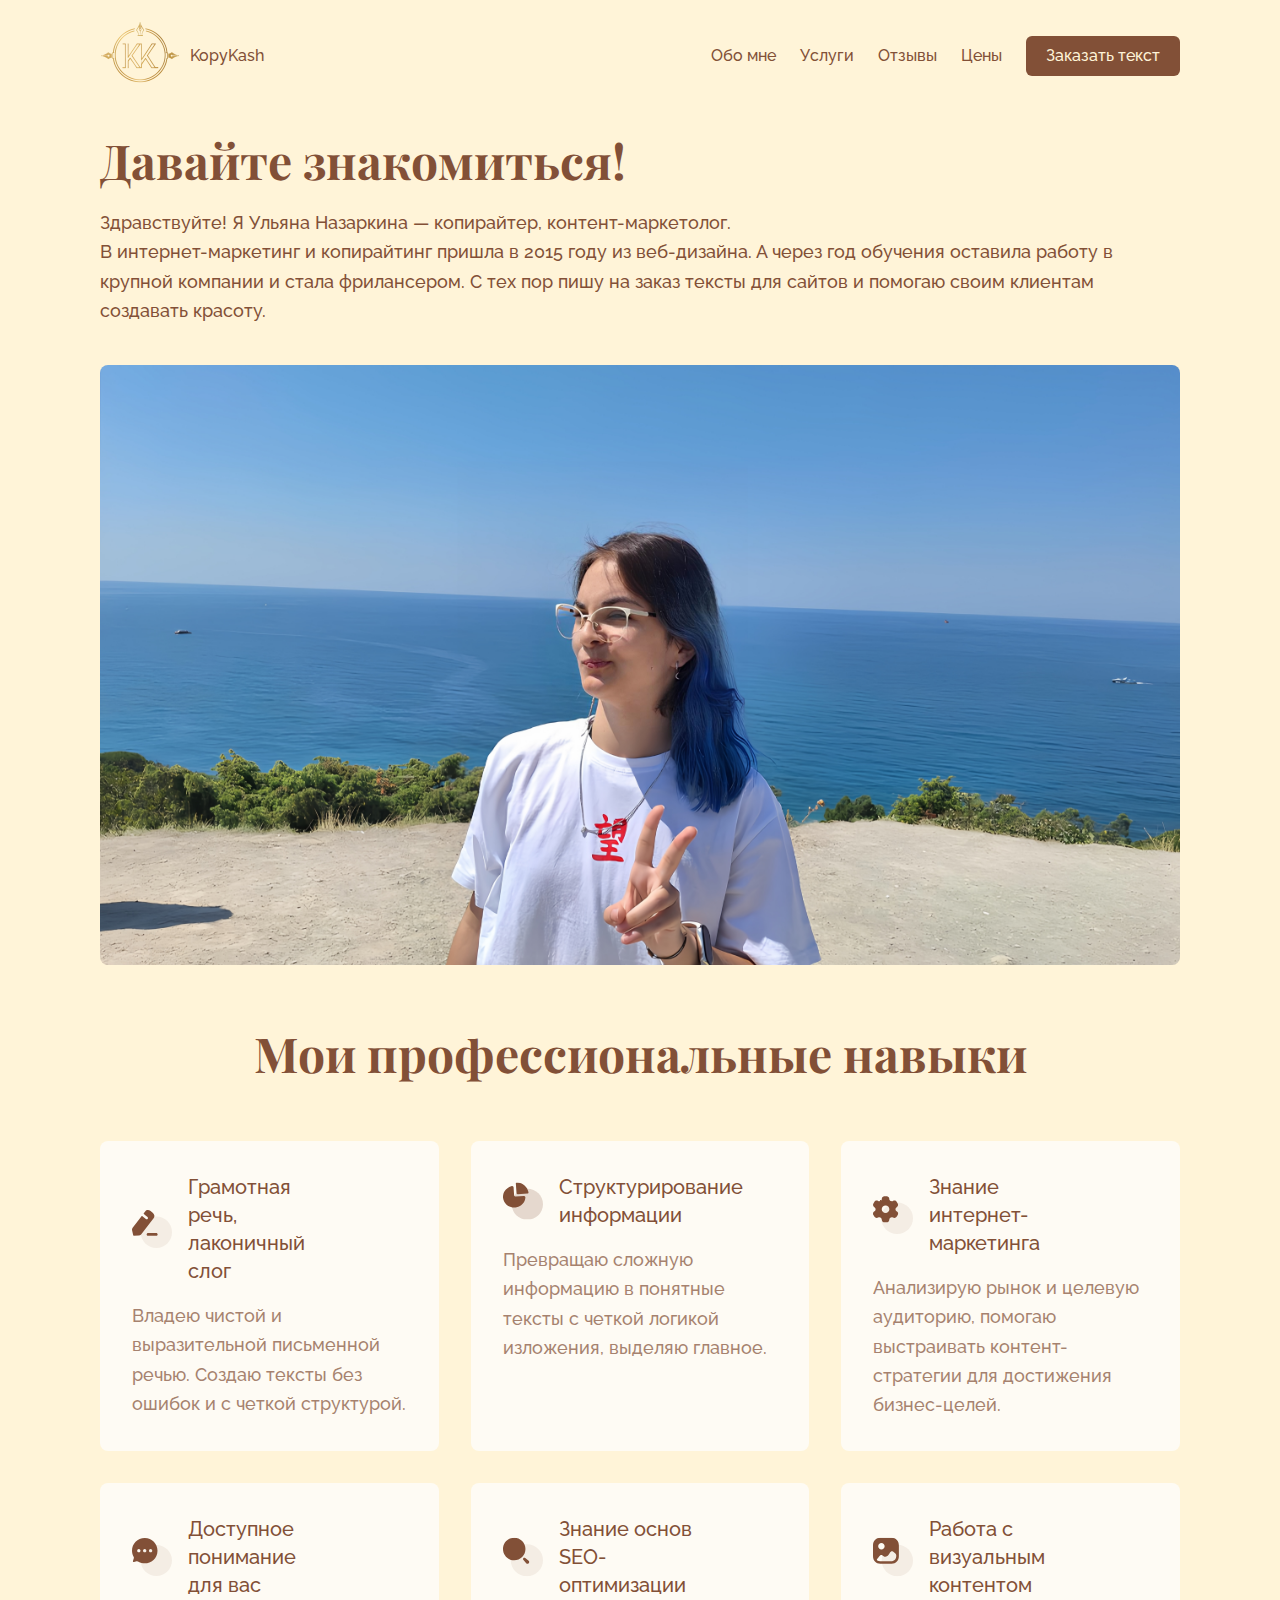
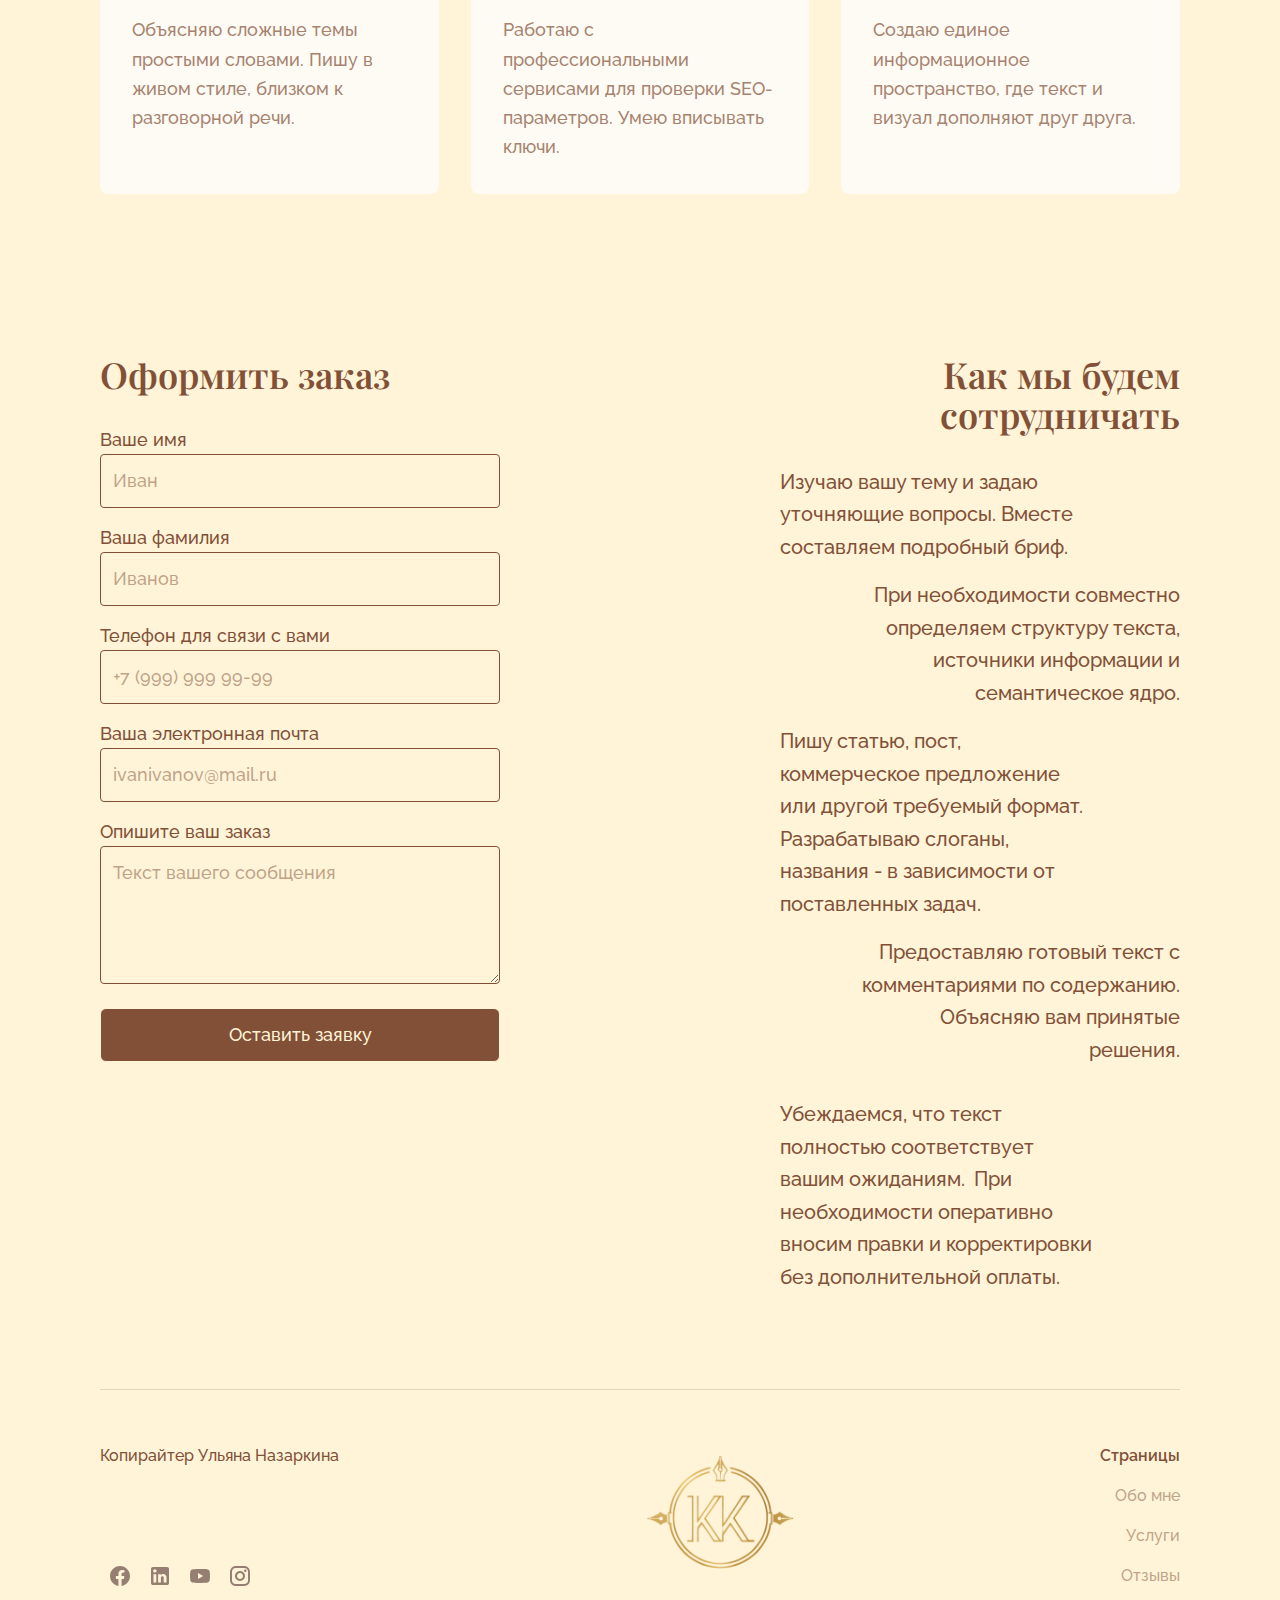
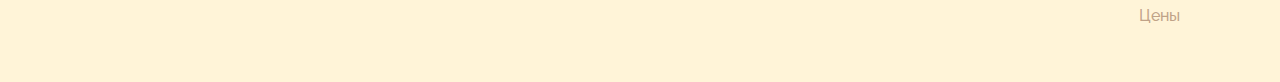
<file: about.html>
<!DOCTYPE html>
<html lang="ru">
<head>
    <meta charset="UTF-8">
    <meta name="viewport" content="width=device-width, initial-scale=1.0">
    <title>Обо мне</title>
    <link rel="icon" href="./images/logo.png" type="image/x-icon">
    <link href="./output.css" rel="stylesheet">
    <link href="./app.css" rel="stylesheet">

</head>

<body class="bg-main font-raleway font-medium text-orange-dark @container flex flex-col min-h-dvh">

<!-- форма заявки -->
<div class="w-full h-full invisible grid justify-center content-center opacity-0 fixed duration-300 z-999" id="my-modal">
    <div class=" bg-main shadow-md rounded-md shadow-orange-dark/75 @xs:max-w-[300px] @3xl:max-w-[500px] @xs:p-[30px] @3xl:p-[45px] ">
        <div class="flex justify-end mb-6">
            <h1 class="@xs:text-2xl @3xl:text-3xl font-display text-nowrap mr-3 @3xl:mr-17">Оформить заказ</h1>
            <button class="@xs:text-xl @3xl:text-2xl hover:cursor-pointer pt-1" id="close-button">X</button>
        </div>
        <form class="text-sm @3xl:text-lg">
            <label>Ваше имя</label>
            <input class="mb-4 w-[100%] p-[8px] @3xl:p-[12px] inline-block border-1 rounded-md focus:outline-none" type="text" name="firstname" placeholder="Иван">

            <label>Ваша фамилия</label>
            <input class="mb-4 w-[100%] p-[8px] @3xl:p-[12px] inline-block border-1 rounded-md focus:outline-none" type="text" name="lastname" placeholder="Иванов">

            <label>Телефон для связи с вами</label>
            <input class="mb-4 w-[100%] p-[8px] @3xl:p-[12px] inline-block border-1 rounded-md focus:outline-none" type="tel" name="phone" placeholder="+7 (999) 999 99-99">

            <label>Ваша электронная почта</label>
            <input class="mb-4 w-[100%] p-[8px] @3xl:p-[12px] inline-block border-1 rounded-md focus:outline-none" type="email" name="email" placeholder="IvanIvanov@mail.ru">

            <label>Опишите ваш заказ</label>
            <textarea class="mb-4 w-[100%] p-[8px] @3xl:p-[12px] inline-block border-1 rounded-md focus:outline-none" name="message" placeholder="Текст вашего сообщения"></textarea>

            <div class="w-[100%] p-[8px] @3xl:p-[12px] border-1 rounded-md grid content-center bg-orange-dark text-main hover:animate-pulse">
                <input type="submit" value="Оставить заявку" id="submit-btn">
            </div>
        </form>
    </div>
</div>

<div class="w-[100%] h-[100%] top-0 left-0 fixed bg-black/20 invisible opacity-0 duration-300 z-998" id="bg-modal"></div>
<!-- форма заявки -->


<header class="flex flex-col @5xl:flex-row items-center justify-between font-raleway w-full h-40 @3xl:h-30 @5xl:h-24 pt-4 @xs:px-10 @3xl:px-15 @5xl:px-25">
    <div class="flex items-center gap-x-[10px]">
        <a class="w-[80px]" href="./index.html"><img src="./images/logo.png" alt="logo" /></a>
        <p class="cursor-default">KopyKash</p>
    </div>
    <div class="flex flex-col @3xl:flex-row items-center gap-4 @5xl:gap-6">
        <div class="flex gap-4 @5xl:gap-6">
            <a class="hover:underline text-nowrap" href="./about.html">Обо мне</a>
            <a class="hover:underline" href="./services.html">Услуги</a>
            <a class="hover:underline" href="./reviews.html">Отзывы</a>
            <a class="hover:underline" href="./price.html">Цены</a>
        </div>
        <button type="button" id="open-modal-btn" class="text-main bg-orange-dark rounded-md transition hover:animate-pulse hover:cursor-pointer px-5 h-10 inline-flex items-center justify-center text-nowrap">
            <p class="">Заказать текст</p>
        </button>
    </div>
</header>



    <section class="pt-10 @xs:px-10 @3xl:px-15 @5xl:px-25 @5xl:text-2xl @3xl:text-xl @xs:text-md">
        <div class="m-auto">
            <div class="mb-10">
                <h1 class="font-bold font-display mb-6 @5xl:text-5xl @3xl:text-4xl @xs:text-2xl">Давайте знакомиться!</h1>
                <p class="text-lg leading-relaxed mb-4">
                    Здравствуйте! Я Ульяна Назаркина — копирайтер, контент-маркетолог. <br>
                    В интернет-маркетинг и копирайтинг пришла в 2015 году из веб-дизайна. А через год обучения оставила работу в крупной компании и стала фрилансером. С тех пор пишу на заказ тексты для сайтов и помогаю своим клиентам создавать красоту.
                </p>
            </div>

            <div class="w-full h-[400px] md:h-[600px] rounded-lg overflow-hidden mt-8">
                <img src="./images/banner.jpg" alt="Ульяна Назаркина" class="w-full h-full object-cover ">
            </div>
        </div>
    </section>

    <section class="py-16 @5xl:text-xl @3xl:text-jg @xs:text-md">
        <div class="max-w-[1500px] mx-auto">
            <h2 class="@5xl:text-5xl @3xl:text-4xl @xs:text-2xl font-bold font-display text-center mb-16">Мои профессиональные навыки</h2>

            <div class="grid grid-cols-1 md:grid-cols-2 lg:grid-cols-3 gap-8 @xs:px-10 @3xl:px-15 @5xl:px-25">
                
                <div class="bg-rectan p-8 rounded-lg  hover:shadow-md transition max-w-[460px] mx-auto">
                    <div class="flex items-center gap-4 mb-4 max-w-[70%]">
                        <img src="./Buttons/edit 1.svg" class="w-10 h-10">
                        <h3 class="">Грамотная речь, лаконичный слог</h3>
                    </div>
                    <p class="@5xl:text-lg @3xl:text-md @xs:text-xs leading-relaxed opacity-[70%]">Владею чистой и выразительной письменной речью. Создаю тексты без ошибок и с четкой структурой.</p>
                </div>

                <div class="bg-rectan p-8 rounded-lg hover:shadow-md transition max-w-[460px] mx-auto">
                    <div class="flex items-center gap-4 mb-4 max-w-[70%]">
                        <img src="./Buttons/edit 2.svg" class="w-10 h-10">
                        <h3 class="">Структурирование информации</h3>
                    </div>
                    <p class="@5xl:text-lg @3xl:text-md @xs:text-xs leading-relaxed opacity-[70%]">Превращаю сложную информацию в понятные тексты с четкой логикой изложения, выделяю главное.</p>
                </div>

                <div class="bg-rectan p-8 rounded-lg hover:shadow-md transition max-w-[460px] mx-auto">
                    <div class="flex items-center gap-4 mb-4 max-w-[70%]">
                        <img src="./Buttons/edit 3.svg" class="w-10 h-10">
                        <h3 class="">Знание интернет- маркетинга</h3>
                    </div>
                    <p class="@5xl:text-lg @3xl:text-md @xs:text-xs leading-relaxed opacity-[70%]">Анализирую рынок и целевую аудиторию, помогаю выстраивать контент-стратегии для достижения бизнес-целей.</p>
                </div>

                <div class="bg-rectan p-8 rounded-lg hover:shadow-md transition max-w-[460px] mx-auto">
                    <div class="flex items-center gap-4 mb-4 max-w-[70%]">
                        <img src="./Buttons/edit 4.svg" class="w-10 h-10">
                        <h3 class="">Доступное понимание для вас</h3>
                    </div>
                    <p class="@5xl:text-lg @3xl:text-md @xs:text-xs leading-relaxed opacity-[70%]">Объясняю сложные темы простыми словами. Пишу в живом стиле, близком к разговорной речи.</p>
                </div>

                <div class="bg-rectan p-8 rounded-lg hover:shadow-md transition max-w-[460px] mx-auto">
                    <div class="flex items-center gap-4 mb-4 max-w-[70%]">
                        <img src="./Buttons/edit 5.svg" class="w-10 h-10">
                        <h3 class="">Знание основ SEO-оптимизации</h3>
                    </div>
                    <p class="@5xl:text-lg @3xl:text-md @xs:text-xs leading-relaxed opacity-[70%]">Работаю с профессиональными сервисами для проверки SEO-параметров. Умею вписывать ключи.</p>
                </div>

                <div class="bg-rectan p-8 rounded-lg hover:shadow-md transition max-w-[460px] mx-auto">
                    <div class="flex items-center gap-4 mb-4 max-w-[70%]">
                        <img src="./Buttons/edit 6.svg" class="w-10 h-10">
                        <h3 class="">Работа с визуальным контентом</h3>
                    </div>
                    <p class="@5xl:text-lg @3xl:text-md @xs:text-xs leading-relaxed opacity-[70%]">Создаю единое информационное пространство, где текст и визуал дополняют друг друга.</p>
                </div>

            </div>
        </div>
    </section>

    <section id="order-form" class="py-24 bg-cream-bg">
        <div class="@xs:px-10 @3xl:px-15 @5xl:px-25 grid grid-cols-1 md:grid-cols-2 gap-8 @5xl:gap-30 @7xl:gap-70">

            <div>
                <h2 class="@5xl:text-4xl text-3xl font-semibold font-display mb-8">Оформить заказ</h2>
                <form class="text-md @3xl:text-lg">
                    <div>
                        <label>Ваше имя</label>
                        <input type="text" id="name" name="name" placeholder="Иван" class="border rounded-sm mb-4 w-[100%] p-[8px] @3xl:p-[12px] focus:outline-none">
                    </div>
                    <div>
                        <label>Ваша фамилия</label>
                        <input type="text" id="surname" name="surname" placeholder="Иванов" class="border rounded-sm mb-4 w-[100%] p-[8px] @3xl:p-[12px] focus:outline-none">
                    </div>
                    <div>
                        <label>Телефон для связи с вами</label>
                        <input type="tel" id="phone" name="phone" placeholder="+7 (999) 999 99-99" class="border rounded-sm mb-4 w-[100%] p-[8px] @3xl:p-[12px] focus:outline-none">
                    </div>
                    <div>
                        <label>Ваша электронная почта</label>
                        <input type="email" id="email" name="email" placeholder="ivanivanov@mail.ru" class="border rounded-sm mb-4 w-[100%] p-[8px] @3xl:p-[12px] focus:outline-none">
                    </div>
                    <div>
                        <label>Опишите ваш заказ</label>
                        <textarea id="message" name="message" rows="4" placeholder="Текст вашего сообщения" class="border rounded-sm mb-4 w-[100%] p-[8px] @3xl:p-[12px] focus:outline-none"></textarea>
                    </div>
                    
                    <div class="w-[100%] p-[8px] @3xl:p-[12px] border-1 rounded-md grid content-center bg-orange-dark text-main hover:animate-pulse">
                        <input type="submit" value="Оставить заявку" id="submit-btn">
                    </div>
                </form>
            </div>

            <div>
                <h2 class="@5xl:text-4xl text-3xl font-semibold font-display mb-8 md:text-right">Как мы будем сотрудничать</h2>
                
                <div class="grid gap-4 @3xl:gap-0 relative @7xl:text-xl @5xl:text-lg @xs:text-md">
                    
                    <div class="relative flex items-center md:justify-start">
                        <span class="fade-number fade-hidden absolute -bottom-20 left-0 md:left-10 text-[10rem] md:text-[14rem] font-semibold font-display">1</span>
                        <div class="relative z-10 max-w-xs">
                            <p class="leading-relaxed">
                                Изучаю вашу тему и задаю уточняющие вопросы. Вместе составляем подробный бриф.
                            </p>
                        </div>
                    </div>

                    <div class="relative flex items-center justify-end text-right">
                        <span class="fade-number fade-hidden absolute right-0 md:right-10 text-[10rem] md:text-[14rem] font-semibold font-display">2</span>
                        <div class="relative z-10 max-w-xs pt-4">
                            <p class="leading-relaxed">
                                При необходимости совместно определяем структуру текста, источники информации и семантическое ядро.
                            </p>
                        </div>
                    </div>

                    <div class="relative flex items-center md:justify-start">
                        <span class="fade-number fade-hidden absolute left-0 md:left-10 text-[10rem] md:text-[14rem] font-semibold font-display">3</span>
                        <div class="relative z-10 max-w-xs pt-4">
                            <p class="leading-relaxed">
                                Пишу статью, пост, коммерческое предложение или другой требуемый формат.

                                Разрабатываю слоганы, названия - в зависимости от поставленных задач.
                            </p>
                        </div>
                    </div>

                    <div class="relative flex items-center justify-end text-right">
                        <span class="fade-number fade-hidden absolute @3xl:-top-36 right-0 md:right-10 text-[10rem] md:text-[14rem] font-semibold font-display">4</span>
                         <div class="relative z-10 max-w-xs pt-4">
                            <p class="leading-relaxed">
                                Предоставляю готовый текст с комментариями по содержанию.

                                Объясняю вам принятые решения.
                            </p>
                        </div>
                    </div>

                     <div class="relative flex items-center md:justify-start pt-8">
                         <span class="fade-number fade-hidden absolute left-0 md:left-10 text-[10rem] md:text-[14rem] font-semibold font-display">5</span>
                        <div class="relative z-10 max-w-xs">
                            <p class="leading-relaxed">
                                Убеждаемся, что текст полностью соответствует вашим ожиданиям.

                                <span class="bg-beige-accent/30 px-1">При необходимости оперативно вносим правки и корректировки без дополнительной оплаты.</span>
                            </p>
                        </div>
                    </div>
                </div>
            </div>
        </div>
    </section>

<div class="mt-auto @xs:px-10 @3xl:px-15 @5xl:px-25">
    <hr class="border-hr ">
</div>

<footer class="flex flex-col @2xl:flex-row items-center @2xl:items-start justify-between py-[54px] @xs:px-10 @3xl:px-15 @5xl:px-25 ">
    <div class="flex flex-col gap-[20px] @2xl:gap-[88px]">
        <p class="text-orange-dark cursor-default">Копирайтер Ульяна Назаркина</p>
        <div class="flex">
            <a href="popa;" target="_blank">
                <img src="./Buttons/Icon.svg" alt="фейсбук">
            </a>
            <a href="popa;" target="_blank">
                <img src="./Buttons/Icon-1.svg" alt="ин">
            </a>
            <a href="popa;" target="_blank">
                <img src="./Buttons/Icon-2.svg" alt="ютуб">
            </a>
            <a href="popa;" target="_blank">
                <img src="./Buttons/Icon-3.svg" alt="инстаграм">
            </a>    
        </div>                                
    </div>
    <a class="" href="./index.html" target="_blank">
        <img src="./images/logo.png" alt="logo" class="w-[150px]">
    </a>
    <div class="flex flex-col gap-[16px] text-orange-dark/50 text-center @2xl:text-right">
        <p class="font-semibold text-orange-dark cursor-default">Страницы</p>
        <a class="hover:underline" href="./about.html" target="_blank">Обо мне</a>
        <a class="hover:underline" href="./services.html" target="_blank">Услуги</a>
        <a class="hover:underline" href="./reviews.html" target="_blank">Отзывы</a>
        <a class="hover:underline" href="./price.html" target="_blank">Цены</a>
    </div>
</footer>
<script src="./index.js"></script>

<script src="./numbers.js"></script>

</body>
</html>
</file>
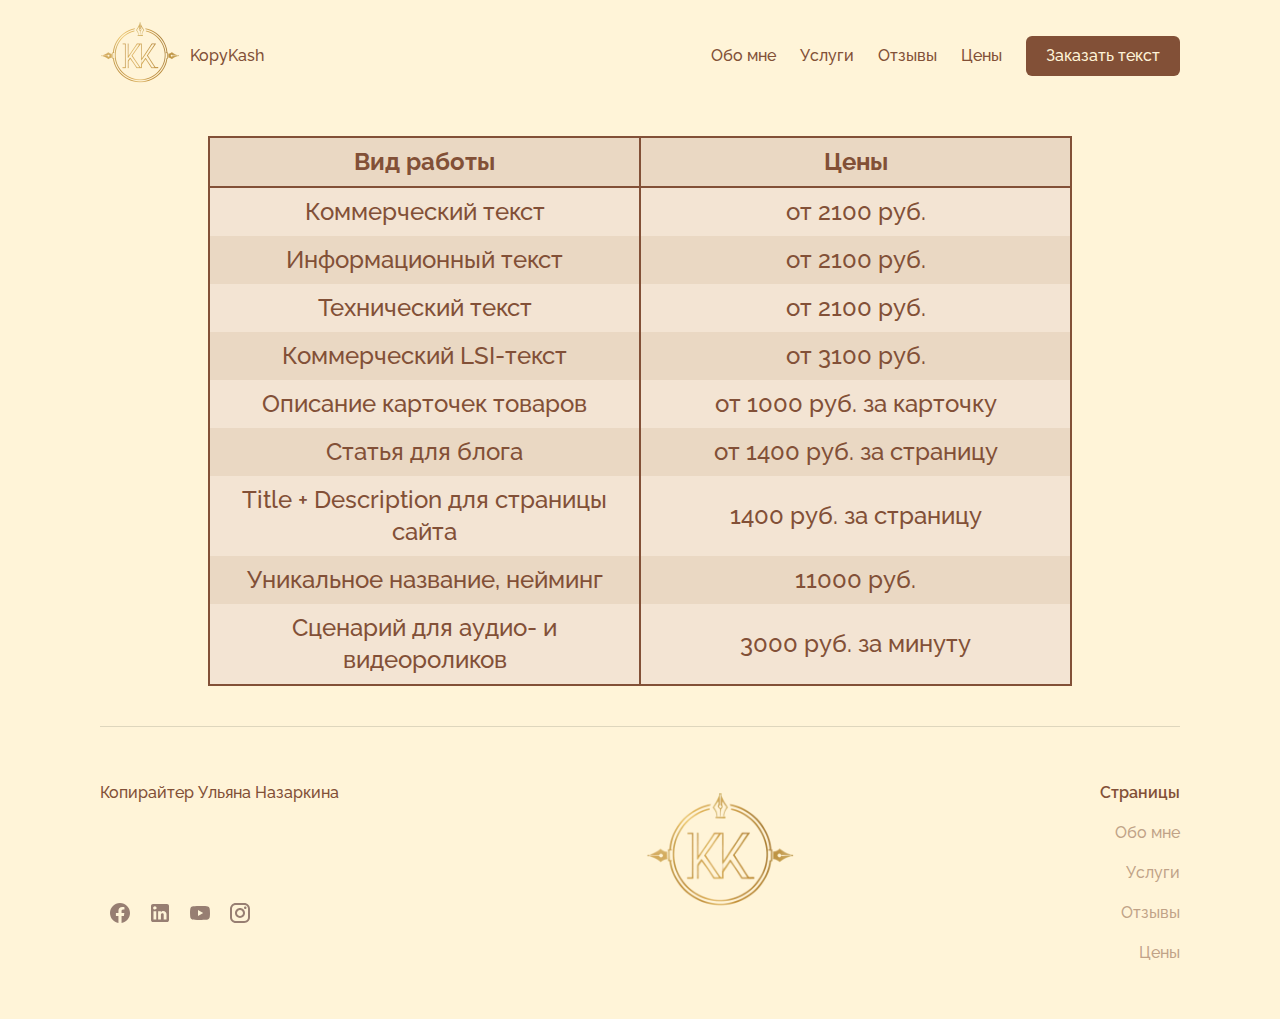
<file: price.html>
<!DOCTYPE html>
<html lang="ru">
<head>
    <meta charset="UTF-8">
    <meta name="viewport" content="width=device-width, initial-scale=1.0">
    <title>Цены</title>
    <link rel="icon" href="./images/logo.png" type="image/x-icon">
    <link href="./output.css" rel="stylesheet">
    <link href="./app.css" rel="stylesheet">

</head>

<body class="bg-main font-raleway font-medium text-orange-dark @container flex flex-col min-h-dvh">

<!-- форма заявки -->
<div class="w-full h-full invisible grid justify-center content-center opacity-0 fixed duration-300 z-999" id="my-modal">
    <div class=" bg-main shadow-md rounded-md shadow-orange-dark/75 @xs:max-w-[300px] @3xl:max-w-[500px] @xs:p-[30px] @3xl:p-[45px] ">
        <div class="flex justify-end mb-6">
            <h1 class="@xs:text-2xl @3xl:text-3xl font-display text-nowrap mr-3 @3xl:mr-17">Оформить заказ</h1>
            <button class="@xs:text-xl @3xl:text-2xl hover:cursor-pointer pt-1" id="close-button">X</button>
        </div>
        <form class="text-sm @3xl:text-lg">
            <label>Ваше имя</label>
            <input class="mb-4 w-[100%] p-[8px] @3xl:p-[12px] inline-block border-1 rounded-md focus:outline-none" type="text" name="firstname" placeholder="Иван">

            <label>Ваша фамилия</label>
            <input class="mb-4 w-[100%] p-[8px] @3xl:p-[12px] inline-block border-1 rounded-md focus:outline-none" type="text" name="lastname" placeholder="Иванов">

            <label>Телефон для связи с вами</label>
            <input class="mb-4 w-[100%] p-[8px] @3xl:p-[12px] inline-block border-1 rounded-md focus:outline-none" type="tel" name="phone" placeholder="+7 (999) 999 99-99">

            <label>Ваша электронная почта</label>
            <input class="mb-4 w-[100%] p-[8px] @3xl:p-[12px] inline-block border-1 rounded-md focus:outline-none" type="email" name="email" placeholder="IvanIvanov@mail.ru">

            <label>Опишите ваш заказ</label>
            <textarea class="mb-4 w-[100%] p-[8px] @3xl:p-[12px] inline-block border-1 rounded-md focus:outline-none" name="message" placeholder="Текст вашего сообщения"></textarea>

            <div class="w-[100%] p-[8px] @3xl:p-[12px] border-1 rounded-md grid content-center bg-orange-dark text-main hover:animate-pulse">
                <input type="submit" value="Оставить заявку" id="submit-btn">
            </div>
        </form>
    </div>
</div>

<div class="w-[100%] h-[100%] top-0 left-0 fixed bg-black/20 invisible opacity-0 duration-300 z-998" id="bg-modal"></div>
<!-- форма заявки -->


<header class="flex flex-col @5xl:flex-row items-center justify-between font-raleway w-full h-40 @3xl:h-30 @5xl:h-24 pt-4 @xs:px-10 @3xl:px-15 @5xl:px-25">
    <div class="flex items-center gap-x-[10px]">
        <a class="w-[80px]" href="./index.html"><img src="./images/logo.png" alt="logo" /></a>
        <p class="cursor-default">KopyKash</p>
    </div>
    <div class="flex flex-col @3xl:flex-row items-center gap-4 @5xl:gap-6">
        <div class="flex gap-4 @5xl:gap-6">
            <a class="hover:underline text-nowrap" href="./about.html">Обо мне</a>
            <a class="hover:underline" href="./services.html">Услуги</a>
            <a class="hover:underline" href="./reviews.html">Отзывы</a>
            <a class="hover:underline" href="./price.html">Цены</a>
        </div>
        <button type="button" id="open-modal-btn" class="text-main bg-orange-dark rounded-md transition hover:animate-pulse hover:cursor-pointer px-5 h-10 inline-flex items-center justify-center text-nowrap">
            <p class="">Заказать текст</p>
        </button>
    </div>
</header>

<script src="./index.js"></script>


<div class="py-10 @xs:px-10 @3xl:px-15 @5xl:px-25 @xs:text-md @3xl:text-lg @5xl:text-2xl">
    <table class="tabel-auto text-orange-dark m-auto w-[80%]">
        <thead class="border-collapse border-2 border-orange-dark">
            <tr class="bg-table1"> 
                <th class="p-2 text-center border-r-2 border-orange-dark w-[50%]">Вид работы</th> 
                <th class="p-2 text-center border-r-2 border-orange-dark w-[50%]">Цены</th> 
            </tr>
        </thead>
        <tbody class="border-collapse border-2 border-orange-dark">
            <tr class="bg-table2"> 
                <td class="p-2 text-center border-r-2 border-orange-dark">Коммерческий текст</td> 
                <td class="p-2 text-center">от 2100 руб.</td> 
            </tr>
            <tr class="bg-table1"> 
                <td class="p-2 text-center border-r-2 border-orange-dark">Информационный текст</td> 
                <td class="p-2 text-center">от 2100 руб.</td> 
            </tr>
            <tr class="bg-table2"> 
                <td class="p-2 text-center border-r-2 border-orange-dark">Технический текст</td> 
                <td class="p-2 text-center">от 2100 руб.</td> 
            </tr>
            <tr class="bg-table1"> 
                <td class="p-2 text-center border-r-2 border-orange-dark">Коммерческий LSI-текст</td> 
                <td class="p-2 text-center">от 3100 руб.</td> 
            </tr>
            <tr class="bg-table2"> 
                <td class="p-2 text-center border-r-2 border-orange-dark">Описание карточек товаров</td> 
                <td class="p-2 text-center">от 1000 руб. за карточку</td> 
            </tr>
            <tr class="bg-table1"> 
                <td class="p-2 text-center border-r-2 border-orange-dark">Статья для блога</td> 
                <td class="p-2 text-center">от 1400 руб. за страницу</td> 
            </tr>
            <tr class="bg-table2"> 
                <td class="p-2 text-center border-r-2 border-orange-dark">Title + Description для страницы сайта</td> 
                <td class="p-2 text-center">1400 руб. за страницу</td> 
            </tr>
            <tr class="bg-table1"> 
                <td class="p-2 text-center border-r-2 border-orange-dark">Уникальное название, нейминг</td> 
                <td class="p-2 text-center">11000 руб.</td> 
            </tr>
            <tr class="bg-table2"> 
                <td class="p-2 text-center border-r-2 border-orange-dark">Сценарий для аудио- и видеороликов</td> 
                <td class="p-2 text-center">3000 руб. за минуту</td> 
            </tr>
        </tbody>
    </table>

    
</div>

<div class="mt-auto @xs:px-10 @3xl:px-15 @5xl:px-25">
    <hr class="border-hr ">
</div>

<footer class="flex flex-col @2xl:flex-row items-center @2xl:items-start justify-between py-[54px] @xs:px-10 @3xl:px-15 @5xl:px-25 ">
    <div class="flex flex-col gap-[20px] @2xl:gap-[88px]">
        <p class="text-orange-dark cursor-default">Копирайтер Ульяна Назаркина</p>
        <div class="flex">
            <a href="popa;" target="_blank">
                <img src="./Buttons/Icon.svg" alt="фейсбук">
            </a>
            <a href="popa;" target="_blank">
                <img src="./Buttons/Icon-1.svg" alt="ин">
            </a>
            <a href="popa;" target="_blank">
                <img src="./Buttons/Icon-2.svg" alt="ютуб">
            </a>
            <a href="popa;" target="_blank">
                <img src="./Buttons/Icon-3.svg" alt="инстаграм">
            </a>    
        </div>                                
    </div>
    <a class="" href="./index.html" target="_blank">
        <img src="./images/logo.png" alt="logo" class="w-[150px]">
    </a>
    <div class="flex flex-col gap-[16px] text-orange-dark/50 text-center @2xl:text-right">
        <p class="font-semibold text-orange-dark cursor-default">Страницы</p>
        <a class="hover:underline" href="./about.html" target="_blank">Обо мне</a>
        <a class="hover:underline" href="./services.html" target="_blank">Услуги</a>
        <a class="hover:underline" href="./reviews.html" target="_blank">Отзывы</a>
        <a class="hover:underline" href="./price.html" target="_blank">Цены</a>
    </div>
</footer>

</body>
</html>
</file>
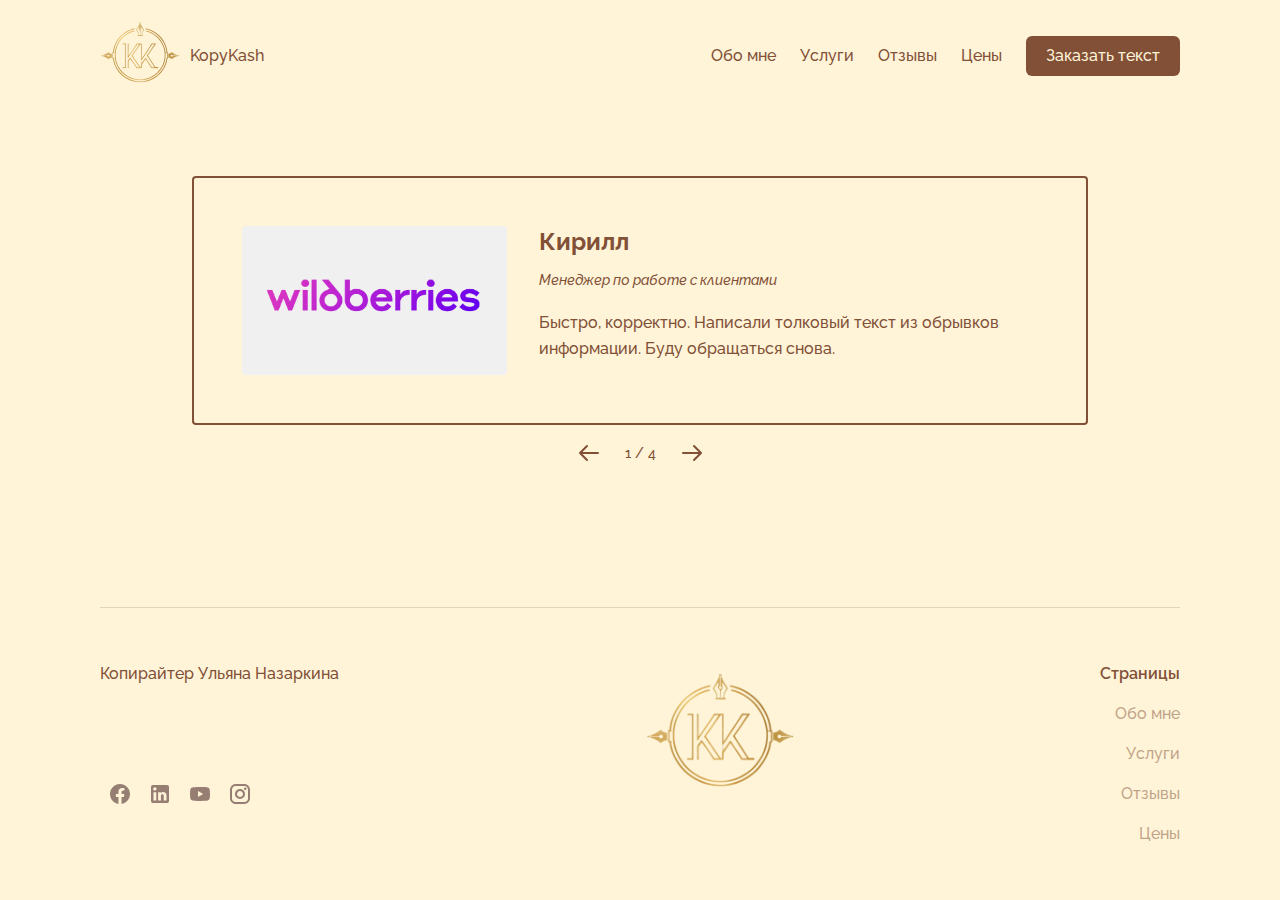
<file: reviews.html>
<!DOCTYPE html>
<html lang="ru">
<head>
    <meta charset="UTF-8">
    <meta name="viewport" content="width=device-width, initial-scale=1.0">
    <title>Отзывы</title>
    <link rel="icon" href="./images/logo.png" type="image/x-icon">
    <link href="./output.css" rel="stylesheet">
    <link href="./app.css" rel="stylesheet">

</head>

<body class="bg-main font-raleway font-medium text-orange-dark @container flex flex-col min-h-dvh">

<!-- форма заявки -->
<div class="w-full h-full invisible grid justify-center content-center opacity-0 fixed duration-300 z-999" id="my-modal">
    <div class=" bg-main shadow-md rounded-md shadow-orange-dark/75 @xs:max-w-[300px] @3xl:max-w-[500px] @xs:p-[30px] @3xl:p-[45px] ">
        <div class="flex justify-end mb-6">
            <h1 class="@xs:text-2xl @3xl:text-3xl font-display text-nowrap mr-3 @3xl:mr-17">Оформить заказ</h1>
            <button class="@xs:text-xl @3xl:text-2xl hover:cursor-pointer pt-1" id="close-button">X</button>
        </div>
        <form class="text-sm @3xl:text-lg">
            <label>Ваше имя</label>
            <input class="mb-4 w-[100%] p-[8px] @3xl:p-[12px] inline-block border-1 rounded-md focus:outline-none" type="text" name="firstname" placeholder="Иван">

            <label>Ваша фамилия</label>
            <input class="mb-4 w-[100%] p-[8px] @3xl:p-[12px] inline-block border-1 rounded-md focus:outline-none" type="text" name="lastname" placeholder="Иванов">

            <label>Телефон для связи с вами</label>
            <input class="mb-4 w-[100%] p-[8px] @3xl:p-[12px] inline-block border-1 rounded-md focus:outline-none" type="tel" name="phone" placeholder="+7 (999) 999 99-99">

            <label>Ваша электронная почта</label>
            <input class="mb-4 w-[100%] p-[8px] @3xl:p-[12px] inline-block border-1 rounded-md focus:outline-none" type="email" name="email" placeholder="IvanIvanov@mail.ru">

            <label>Опишите ваш заказ</label>
            <textarea class="mb-4 w-[100%] p-[8px] @3xl:p-[12px] inline-block border-1 rounded-md focus:outline-none" name="message" placeholder="Текст вашего сообщения"></textarea>

            <div class="w-[100%] p-[8px] @3xl:p-[12px] border-1 rounded-md grid content-center bg-orange-dark text-main hover:animate-pulse">
                <input type="submit" value="Оставить заявку" id="submit-btn">
            </div>
        </form>
    </div>
</div>

<div class="w-[100%] h-[100%] top-0 left-0 fixed bg-black/20 invisible opacity-0 duration-300 z-998" id="bg-modal"></div>
<!-- форма заявки -->


<header class="flex flex-col @5xl:flex-row items-center justify-between font-raleway w-full h-40 @3xl:h-30 @5xl:h-24 pt-4 @xs:px-10 @3xl:px-15 @5xl:px-25">
    <div class="flex items-center gap-x-[10px]">
        <a class="w-[80px]" href="./index.html"><img src="./images/logo.png" alt="logo" /></a>
        <p class="cursor-default">KopyKash</p>
    </div>
    <div class="flex flex-col @3xl:flex-row items-center gap-4 @5xl:gap-6">
        <div class="flex gap-4 @5xl:gap-6">
            <a class="hover:underline text-nowrap" href="./about.html">Обо мне</a>
            <a class="hover:underline" href="./services.html">Услуги</a>
            <a class="hover:underline" href="./reviews.html">Отзывы</a>
            <a class="hover:underline" href="./price.html">Цены</a>
        </div>
        <button type="button" id="open-modal-btn" class="text-main bg-orange-dark rounded-md transition hover:animate-pulse hover:cursor-pointer px-5 h-10 inline-flex items-center justify-center text-nowrap">
            <p class="">Заказать текст</p>
        </button>
    </div>
</header>

<section class="py-20 bg-cream-bg">
    <div class="max-w-[1700px] mx-auto px-6">         
        <div class="mx-auto max-w-4xl">
            <div id="testimonial-slider" class="relative border-2 border-btn-brown p-8 @3xl:p-12 rounded-sm transition-all duration-500 ease-in-out">
                <div id="testimonial-content" class="flex flex-col @3xl:flex-row gap-8 items-start opacity-0 transition-opacity duration-500">
                    <div class="w-1/2 @3xl:w-1/3  flex-shrink-0">
                        <img id="client-logo" src="./images/logo.png" alt="Лого клиента" class="w-full object-contain rounded-sm">
                    </div>
                    <div class="w-full md:w-2/3 space-y-3">
                        <h3 id="client-name" class="text-2xl font-bold text-dark-brown"></h3>
                        <p id="client-role" class="text-body-brown italic text-sm"></p>
                        <p id="testimonial-text" class="text-body-brown leading-relaxed pt-2"></p>
                    </div>
                </div>
            </div>
            <div class="flex justify-center items-center mt-4">
                <button id="prev-btn" class="text-dark-brown hover:text-btn-brown transition disabled:opacity-50" aria-label="Предыдущий отзыв">
                    <svg class="w-6 h-6" fill="none" stroke="currentColor" viewBox="0 0 24 24" xmlns="http://www.w3.org/2000/svg"><path stroke-linecap="round" stroke-linejoin="round" stroke-width="2" d="M10 19l-7-7m0 0l7-7m-7 7h18"></path></svg>
                </button>
                <span id="slide-counter" class="mx-6 text-sm text-body-brown"></span>
                <button id="next-btn" class="text-dark-brown hover:text-btn-brown transition disabled:opacity-50" aria-label="Следующий отзыв">
                    <svg class="w-6 h-6" fill="none" stroke="currentColor" viewBox="0 0 24 24" xmlns="http://www.w3.org/2000/svg"><path stroke-linecap="round" stroke-linejoin="round" stroke-width="2" d="M14 5l7 7m0 0l-7 7m7-7H3"></path></svg>
                </button>
            </div>
            </div>
        </div>
</section>

<script src="./slider.js"></script>

<div class="mt-auto @xs:px-10 @3xl:px-15 @5xl:px-25">
    <hr class="border-hr ">
</div>

<footer class="flex flex-col @2xl:flex-row items-center @2xl:items-start justify-between py-[54px] @xs:px-10 @3xl:px-15 @5xl:px-25 ">
    <div class="flex flex-col gap-[20px] @2xl:gap-[88px]">
        <p class="text-orange-dark cursor-default">Копирайтер Ульяна Назаркина</p>
        <div class="flex">
            <a href="popa;" target="_blank">
                <img src="./Buttons/Icon.svg" alt="фейсбук">
            </a>
            <a href="popa;" target="_blank">
                <img src="./Buttons/Icon-1.svg" alt="ин">
            </a>
            <a href="popa;" target="_blank">
                <img src="./Buttons/Icon-2.svg" alt="ютуб">
            </a>
            <a href="popa;" target="_blank">
                <img src="./Buttons/Icon-3.svg" alt="инстаграм">
            </a>    
        </div>                                
    </div>
    <a class="" href="./index.html" target="_blank">
        <img src="./images/logo.png" alt="logo" class="w-[150px]">
    </a>
    <div class="flex flex-col gap-[16px] text-orange-dark/50 text-center @2xl:text-right">
        <p class="font-semibold text-orange-dark cursor-default">Страницы</p>
        <a class="hover:underline" href="./about.html" target="_blank">Обо мне</a>
        <a class="hover:underline" href="./services.html" target="_blank">Услуги</a>
        <a class="hover:underline" href="./reviews.html" target="_blank">Отзывы</a>
        <a class="hover:underline" href="./price.html" target="_blank">Цены</a>
    </div>
</footer>

<script src="./index.js"></script>
</body>
</html>
</file>
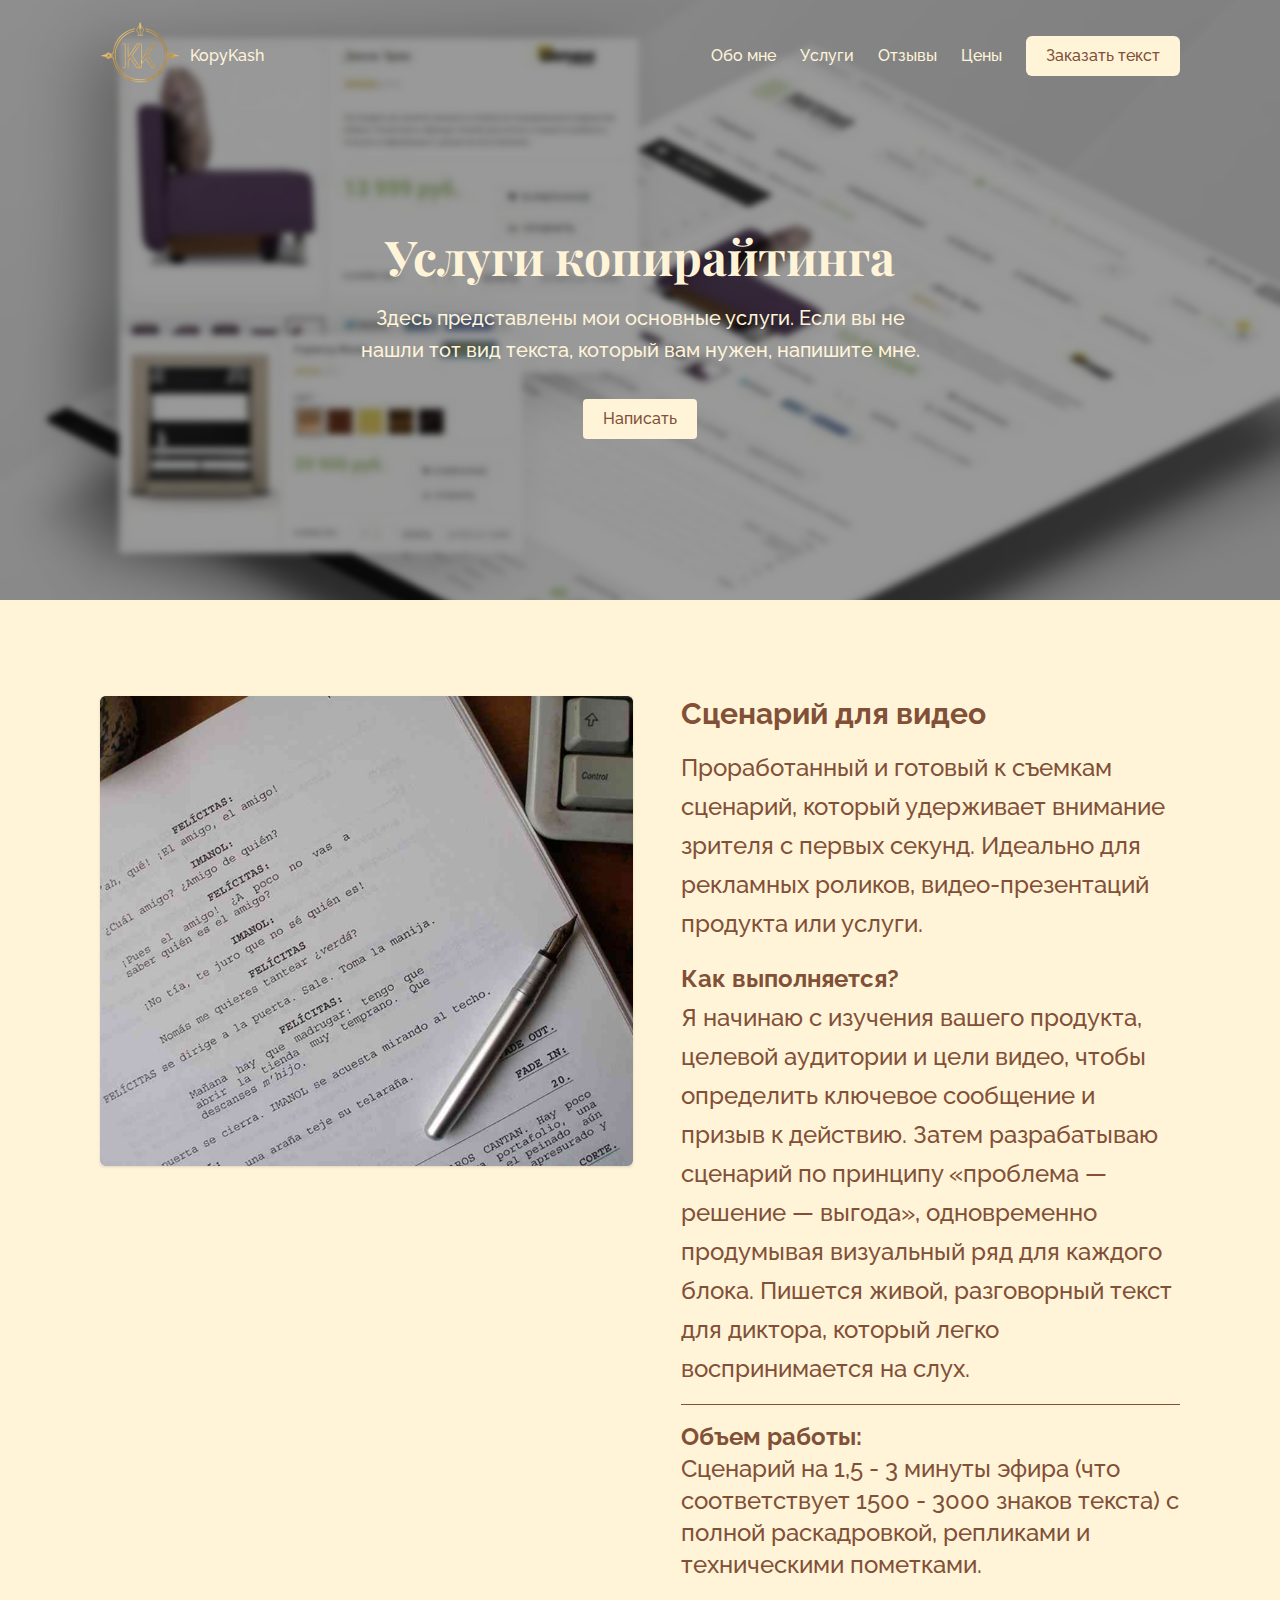
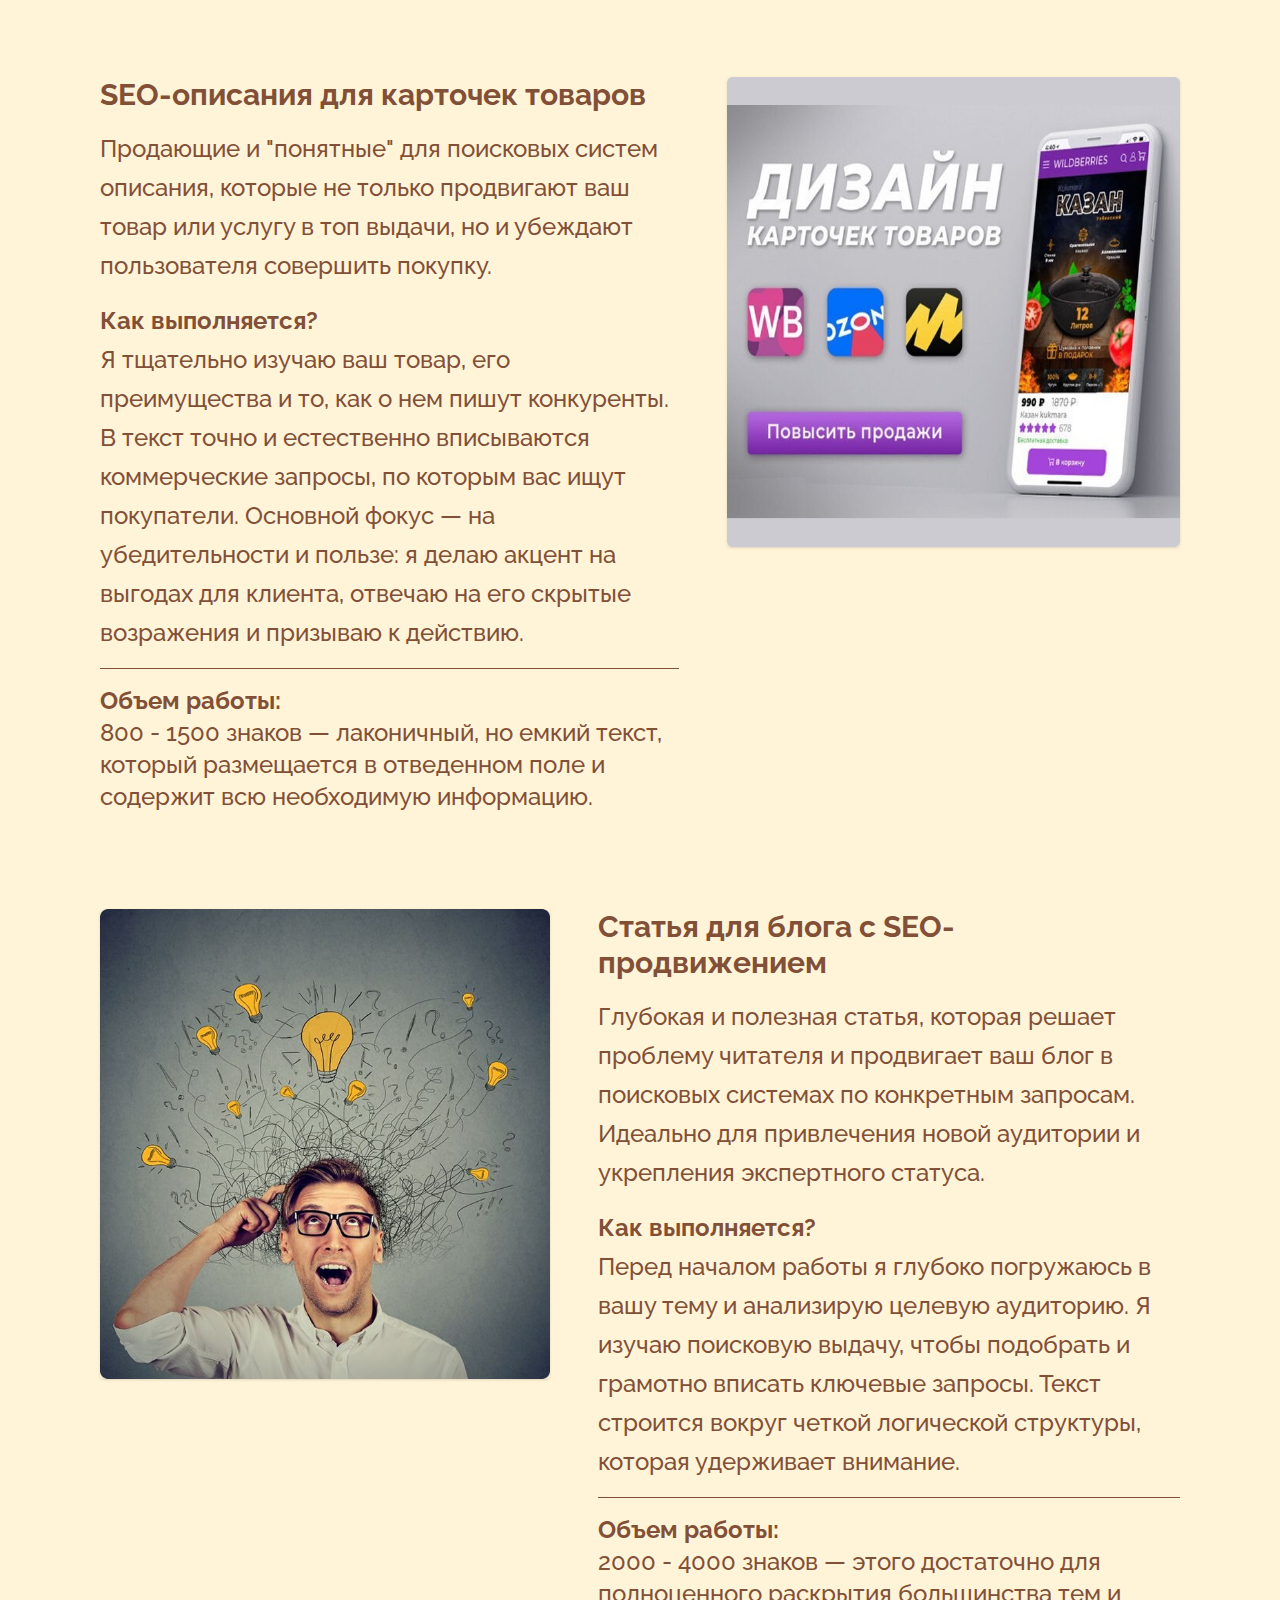
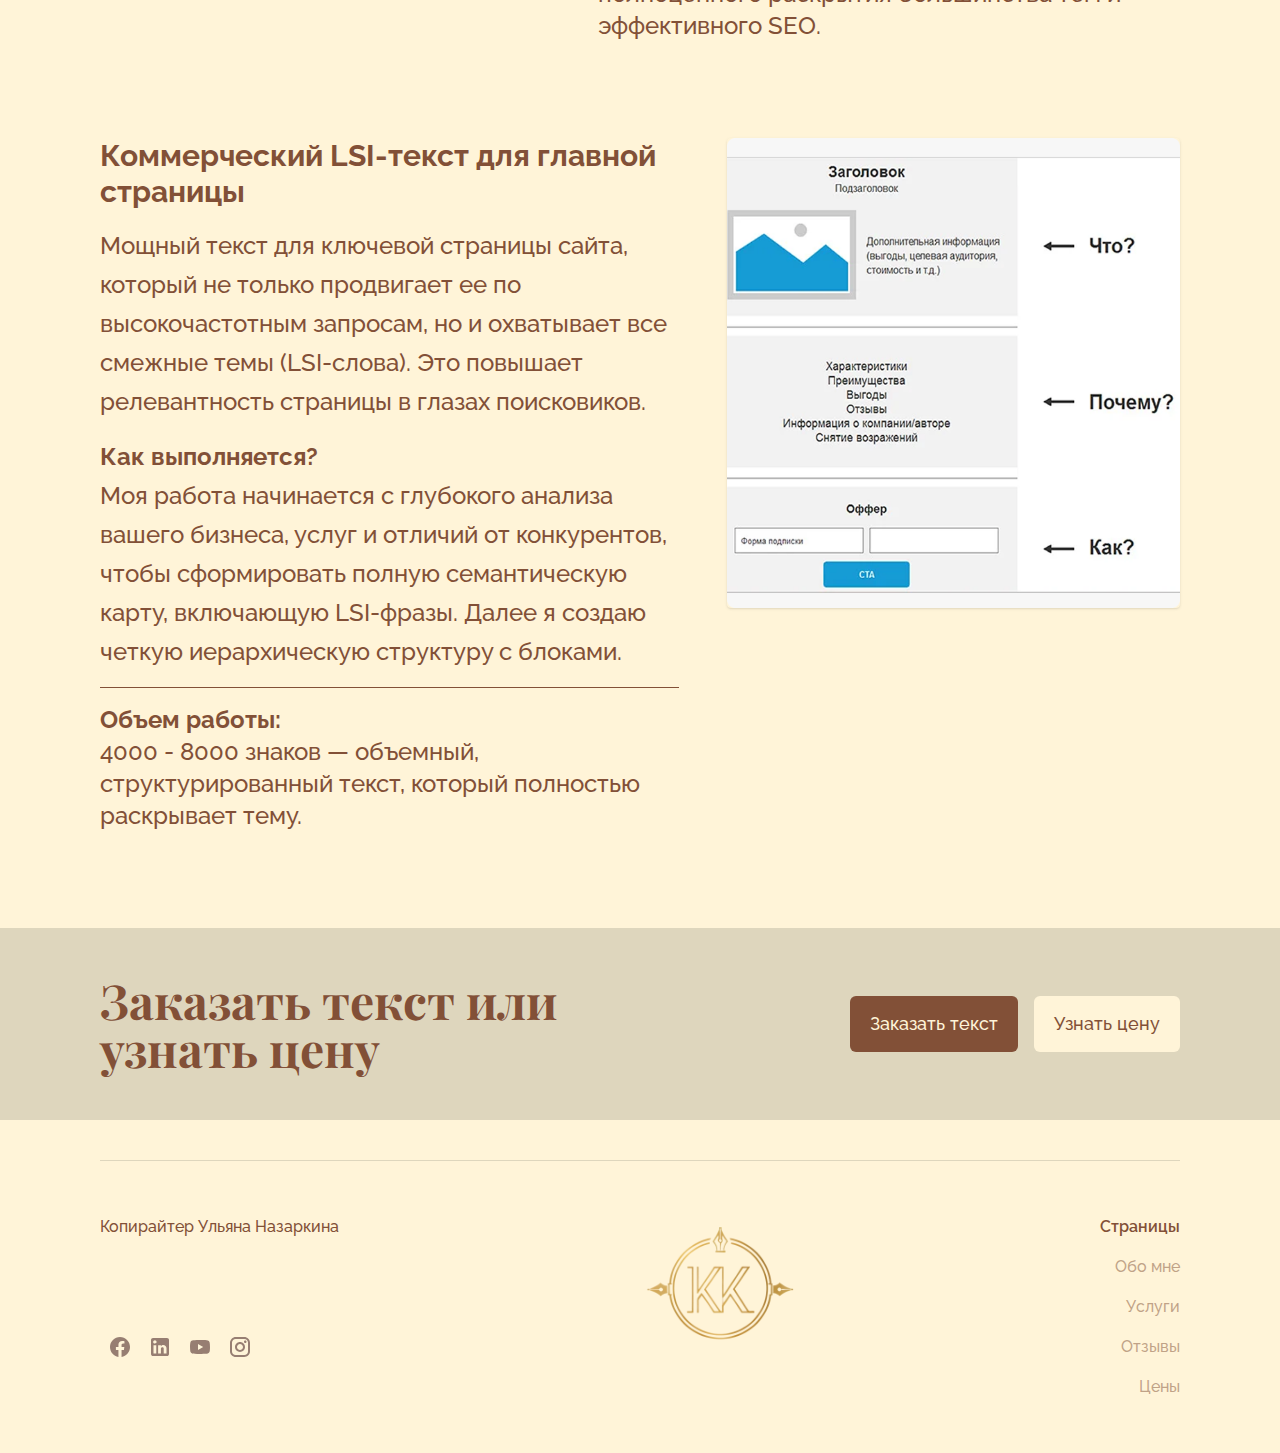
<file: services.html>
<!DOCTYPE html>
<html lang="ru">
<head>
    <meta charset="UTF-8">
    <meta name="viewport" content="width=device-width, initial-scale=1.0">
    <title>Услуги копирайтинга</title>
    <link rel="icon" href="./images/logo.png" type="image/x-icon">
    <link href="./output.css" rel="stylesheet">
    <link href="./app.css" rel="stylesheet">

</head>

<body class="bg-main font-raleway font-medium text-orange-dark @container flex flex-col min-h-dvh">

<!-- форма заявки -->
<div class="w-full h-full invisible grid justify-center content-center opacity-0 fixed duration-300 z-999" id="my-modal">
    <div class=" bg-main shadow-md rounded-md shadow-orange-dark/75 @xs:max-w-[300px] @3xl:max-w-[500px] @xs:p-[30px] @3xl:p-[45px] ">
        <div class="flex justify-end mb-6">
            <h1 class="@xs:text-2xl @3xl:text-3xl font-display text-nowrap mr-3 @3xl:mr-17">Оформить заказ</h1>
            <button class="@xs:text-xl @3xl:text-2xl hover:cursor-pointer pt-1" id="close-button">X</button>
        </div>
        <form class="text-sm @3xl:text-lg">
            <label>Ваше имя</label>
            <input class="mb-4 w-[100%] p-[8px] @3xl:p-[12px] inline-block border-1 rounded-md focus:outline-none" type="text" name="firstname" placeholder="Иван">

            <label>Ваша фамилия</label>
            <input class="mb-4 w-[100%] p-[8px] @3xl:p-[12px] inline-block border-1 rounded-md focus:outline-none" type="text" name="lastname" placeholder="Иванов">

            <label>Телефон для связи с вами</label>
            <input class="mb-4 w-[100%] p-[8px] @3xl:p-[12px] inline-block border-1 rounded-md focus:outline-none" type="tel" name="phone" placeholder="+7 (999) 999 99-99">

            <label>Ваша электронная почта</label>
            <input class="mb-4 w-[100%] p-[8px] @3xl:p-[12px] inline-block border-1 rounded-md focus:outline-none" type="email" name="email" placeholder="IvanIvanov@mail.ru">

            <label>Опишите ваш заказ</label>
            <textarea class="mb-4 w-[100%] p-[8px] @3xl:p-[12px] inline-block border-1 rounded-md focus:outline-none" name="message" placeholder="Текст вашего сообщения"></textarea>

            <div class="w-[100%] p-[8px] @3xl:p-[12px] border-1 rounded-md grid content-center bg-orange-dark text-main hover:animate-pulse">
                <input type="submit" value="Оставить заявку" id="submit-btn">
            </div>
        </form>
    </div>
</div>

<div class="w-[100%] h-[100%] top-0 left-0 fixed bg-black/20 invisible opacity-0 duration-300 z-998" id="bg-modal"></div>
<!-- форма заявки -->

<!-- форма обратной связи -->
<div class="w-full h-full invisible grid justify-center content-center opacity-0 fixed duration-300 z-999" id="my-modal-sv">
    <div class=" bg-main shadow-md rounded-md shadow-orange-dark/75 max-w-[300px] @2xl:max-w-[500px] @3xl:max-w-[750px] @xs:p-[30px] @3xl:p-[45px] ">
        <div class="flex items-start justify-end mb-6">
            <h1 class="@xs:text-2xl @3xl:text-3xl font-display text-center w-[300px] @2xl:w-[400px] @3xl:w-[500px] @2xl:mr-2 @3xl:mr-15 ml-4 @2xl:ml-0">Оставить заявку на бесплатную консультацию</h1>
            <button class="@xs:text-xl @3xl:text-2xl hover:cursor-pointer pt-1" id="close-button-sv">X</button>
        </div>
        <form class="text-sm @3xl:text-lg">
            <label>Ваше имя</label>
            <input class="mb-4 w-[100%] p-[8px] @3xl:p-[12px] inline-block border-1 rounded-md focus:outline-none" type="text" name="firstname" placeholder="Иван">

            <label>Ваша электронная почта</label>
            <input class="mb-4 w-[100%] p-[8px] @3xl:p-[12px] inline-block border-1 rounded-md focus:outline-none" type="email" name="email" placeholder="IvanIvanov@mail.ru">

            <div class="w-[100%] p-[8px] @3xl:p-[12px] border-2 rounded-md grid content-center bg-orange-dark text-main hover:animate-pulse">
                <input type="submit" value="Оставить заявку" id="submit-btn">
            </div>
        </form>
    </div>
</div>

<div class="w-[100%] h-[100%] top-0 left-0 fixed bg-black/20 invisible opacity-0 duration-300 z-998" id="bg-modal-sv"></div>
<!-- форма обратной связи -->
  

<header class="absolute z-20 bg-transparent flex flex-col @5xl:flex-row justify-between items-center w-full h-40 @3xl:h-30 @5xl:h-24 pt-4 @xs:px-10 @3xl:px-15 @5xl:px-25 text-main">
    <div class="flex items-center gap-x-[10px]">
        <a class="w-[80px]" href="./index.html"><img src="./images/logo.png" alt="logo" /></a>
        <p class="cursor-default">KopyKash</p>
    </div>
    <div class="flex flex-col @3xl:flex-row items-center gap-4 @5xl:gap-6">
        <div class="flex gap-4 @5xl:gap-6">
            <a class="hover:underline text-nowrap" href="./about.html">Обо мне</a>
            <a class="hover:underline" href="./services.html">Услуги</a>
            <a class="hover:underline" href="./reviews.html">Отзывы</a>
            <a class="hover:underline" href="./price.html">Цены</a>
        </div>
        <button type="button" id="open-modal-btn" class="text-orange-dark bg-main rounded-md transition hover:animate-pulse hover:cursor-pointer px-5 h-10 inline-flex items-center justify-center text-nowrap">
            <p class="">Заказать текст</p>
        </button>
    </div>
</header>


<section class="relative h-[600px] flex items-center justify-center text-center text-main overflow-hidden">
    <div class="absolute inset-0 bg-cover bg-center z-0" style="background-image: url('./images/hero-bg.png');"></div>
    <div class="absolute inset-0 bg-black/40 z-5"></div> <div class="relative z-10 px-4 max-w-3xl mx-auto mt-16">
        <h1 class="text-4xl @3xl:text-5xl font-bold mb-4 leading-tight font-display">Услуги копирайтинга</h1>
        <p class="text-lg @3xl:text-xl mb-8 max-w-xl mx-auto leading-relaxed">
            Здесь представлены мои основные услуги. Если вы не нашли тот вид текста, который вам нужен, напишите мне.
        </p>
        <button type="button" id="open-modal-btn-sv" class="inline-flex items-center justify-center bg-main text-orange-dark px-5 h-10 rounded-sm font-medium transition hover:animate-pulse duration-300">
            <p>Написать</p>
        </button>
    </div>
</section>


<main id="services" class="mx-auto @xs:px-10 @3xl:px-15 @5xl:px-25 px-4 py-24 space-y-24 @5xl:text-2xl @3xl:text-xl @xs:text-md">

    <div class="flex flex-col @5xl:flex-row items-center @5xl:items-start gap-12 justify-between">
        <div class="shrink-0">
            <img src="./images/scenari.png" alt="Сценарий для видео" class="w-[400px] h-auto @3xl:w-auto @3xl:h-[470px] rounded-sm shadow-sm object-cover">
        </div>
        <div class="space-y-4">
            <h2 class="@5xl:text-3xl @3xl:text-2xl @xs:text-xl font-bold">Сценарий для видео</h2>
            <p class="leading-relaxed">
                Проработанный и готовый к съемкам сценарий, который удерживает внимание зрителя с первых секунд. Идеально для рекламных роликов, видео-презентаций продукта или услуги.</p>
            <p class="leading-relaxed">
                <strong>Как выполняется?</strong><br>
                Я начинаю с изучения вашего продукта, целевой аудитории и цели видео, чтобы определить ключевое сообщение и призыв к действию. Затем разрабатываю сценарий по принципу «проблема — решение — выгода», одновременно продумывая визуальный ряд для каждого блока. Пишется живой, разговорный текст для диктора, который легко воспринимается на слух.
            </p>
            <div class="pt-4 border-t">
                <p class="">
                    <span class="font-bold">Объем работы:</span><br>
                    Сценарий на 1,5 - 3 минуты эфира (что соответствует 1500 - 3000 знаков текста) с полной раскадровкой, репликами и техническими пометками.
                </p>
            </div>
        </div>
    </div>

    <div class="flex flex-col @5xl:flex-row-reverse items-center @5xl:items-start gap-12 justify-between">
        <div class="shrink-0">
                <img src="./images/kartochka.png" alt="SEO-описания" class="w-[400px] h-auto @3xl:w-auto @3xl:h-[470px] rounded-sm shadow-sm object-cover">
        </div>
        <div class="space-y-4">
            <h2 class="text-2xl @3xl:text-3xl font-bold">SEO-описания для карточек товаров</h2>
            <p class="leading-relaxed">
                Продающие и "понятные" для поисковых систем описания, которые не только продвигают ваш товар или услугу в топ выдачи, но и убеждают пользователя совершить покупку.
            </p>
                <p class="leading-relaxed">
                <strong>Как выполняется?</strong><br>
                Я тщательно изучаю ваш товар, его преимущества и то, как о нем пишут конкуренты. В текст точно и естественно вписываются коммерческие запросы, по которым вас ищут покупатели. Основной фокус — на убедительности и пользе: я делаю акцент на выгодах для клиента, отвечаю на его скрытые возражения и призываю к действию.
            </p>
            <div class="pt-4 border-t">
                <p class="">
                    <span class="font-bold ">Объем работы:</span><br>
                    800 - 1500 знаков — лаконичный, но емкий текст, который размещается в отведенном поле и содержит всю необходимую информацию.
                </p>
            </div>
        </div>
    </div>

    <div class="flex flex-col @5xl:flex-row items-center @5xl:items-start gap-12 justify-between">
        <div class="shrink-0">
            <img src="./images/blog.png" alt="Статья для блога" class="w-[400px] h-auto @3xl:w-auto @3xl:h-[470px] rounded-sm shadow-sm object-cover">
        </div>
        <div class="space-y-4">
            <h2 class="@5xl:text-3xl @3xl:text-2xl @xs:text-xl font-bold">Статья для блога с SEO-продвижением</h2>
            <p class="leading-relaxed">
                Глубокая и полезная статья, которая решает проблему читателя и продвигает ваш блог в поисковых системах по конкретным запросам. Идеально для привлечения новой аудитории и укрепления экспертного статуса.
            </p>
            <p class="leading-relaxed">
                <strong>Как выполняется?</strong><br>
                Перед началом работы я глубоко погружаюсь в вашу тему и анализирую целевую аудиторию. Я изучаю поисковую выдачу, чтобы подобрать и грамотно вписать ключевые запросы. Текст строится вокруг четкой логической структуры, которая удерживает внимание.
            </p>
            <div class="pt-4 border-t"><p class="">
                    <span class="font-bold ">Объем работы:</span><br>
                    2000 - 4000 знаков — этого достаточно для полноценного раскрытия большинства тем и эффективного SEO.
                </p>
            </div>
        </div>
    </div>

    <div class="flex flex-col @5xl:flex-row-reverse items-center @5xl:items-start gap-12 justify-between">
        <div class="shrink-0">
                <img src="./images/lsi.png" alt="Коммерческий LSI-текст" class="w-[400px] h-auto @3xl:w-auto @3xl:h-[470px] rounded-sm shadow-sm object-cover">
        </div>
        <div class="space-y-4">
            <h2 class="text-2xl @3xl:text-3xl font-bold ">Коммерческий LSI-текст для главной страницы</h2>
            <p class="leading-relaxed">
                Мощный текст для ключевой страницы сайта, который не только продвигает ее по высокочастотным запросам, но и охватывает все смежные темы (LSI-слова). Это повышает релевантность страницы в глазах поисковиков.
            </p>
                <p class="leading-relaxed">
                <strong>Как выполняется?</strong><br>
                Моя работа начинается с глубокого анализа вашего бизнеса, услуг и отличий от конкурентов, чтобы сформировать полную семантическую карту, включающую LSI-фразы. Далее я создаю четкую иерархическую структуру с блоками.
            </p>
            <div class="pt-4 border-t">
                <p class="">
                    <span class="font-bold ">Объем работы:</span><br>
                    4000 - 8000 знаков — объемный, структурированный текст, который полностью раскрывает тему.
                </p>
            </div>
        </div>
    </div>

</main>


<section id="cta" class="bg-hr py-12 mb-10">
    <div class="mx-auto @xs:px-10 @3xl:px-15 @5xl:px-25 flex flex-col @3xl:flex-row items-center justify-between gap-10">
        <h2 class="text-3xl @3xl:text-5xl font-bold max-w-lg text-center @3xl:text-left font-display">
            Заказать текст или узнать цену
        </h2>
        <div class="flex gap-4 text-lg">
            <button type="button" id="open-modal-btn-2" class="text-main bg-orange-dark rounded-md transition hover:animate-pulse hover:cursor-pointer px-5 h-14 inline-flex items-center justify-center text-nowrap">
                <p class="">Заказать текст</p>
            </button>
            <a class="text-orange-dark bg-main rounded-md transition hover:animate-pulse hover:cursor-pointer px-5 h-14 inline-flex items-center justify-center text-nowrap" href="./price.html" target="_blank">
                <button type="button" id="price-btn" >
                    <p class="hover:cursor-pointer">Узнать цену</p>
                </button>
            </a>    
        </div>
    </div>
</section>


<div class="mt-auto @xs:px-10 @3xl:px-15 @5xl:px-25">
    <hr class="border-hr ">
</div>

<footer class="flex flex-col @2xl:flex-row items-center @2xl:items-start justify-between py-[54px] @xs:px-10 @3xl:px-15 @5xl:px-25 ">
    <div class="flex flex-col gap-[20px] @2xl:gap-[88px]">
        <p class="text-orange-dark cursor-default">Копирайтер Ульяна Назаркина</p>
        <div class="flex">
            <a href="popa;" target="_blank">
                <img src="./Buttons/Icon.svg" alt="фейсбук">
            </a>
            <a href="popa;" target="_blank">
                <img src="./Buttons/Icon-1.svg" alt="ин">
            </a>
            <a href="popa;" target="_blank">
                <img src="./Buttons/Icon-2.svg" alt="ютуб">
            </a>
            <a href="popa;" target="_blank">
                <img src="./Buttons/Icon-3.svg" alt="инстаграм">
            </a>    
        </div>                                
    </div>
    <a class="" href="./index.html" target="_blank">
        <img src="./images/logo.png" alt="logo" class="w-[150px]">
    </a>
    <div class="flex flex-col gap-[16px] text-orange-dark/50 text-center @2xl:text-right">
        <p class="font-semibold text-orange-dark cursor-default">Страницы</p>
        <a class="hover:underline" href="./about.html" target="_blank">Обо мне</a>
        <a class="hover:underline" href="./services.html" target="_blank">Услуги</a>
        <a class="hover:underline" href="./reviews.html" target="_blank">Отзывы</a>
        <a class="hover:underline" href="./price.html" target="_blank">Цены</a>
    </div>
</footer>

<script src="./index.js"></script>
<script src="./btn-2.js"></script>
</body>
</html>
</file>
<file: app.css>
@import url('https://fonts.googleapis.com/css2?family=Playfair+Display:ital,wght@0,400..900;1,400..900&family=Raleway:ital,wght@0,100..900;1,100..900&display=swap');

.open{
    visibility: visible;
    opacity: 1;
}

.fade-hidden {
    opacity: 0;
    transform: translateY(30px); 
    transition: all 1s ease-out;
}


.fade-visible {
    opacity: 0.4; 
    transform: translateY(0); 
}
</file>
<file: output.css>
/*! tailwindcss v4.1.17 | MIT License | https://tailwindcss.com */
@import url('https://fonts.googleapis.com/css2?family=Playfair+Display:ital,wght@0,400..900;1,400..900&family=Raleway:ital,wght@0,100..900;1,100..900&display=swap');
@layer properties;
.open {
  visibility: visible;
  opacity: 1;
}
.fade-hidden {
  opacity: 0;
  transform: translateY(30px);
  transition: all 1s ease-out;
}
.fade-visible {
  opacity: 0.4;
  transform: translateY(0);
}
@layer theme, base, components, utilities;
@layer theme {
  :root, :host {
    --font-sans: ui-sans-serif, system-ui, sans-serif, "Apple Color Emoji",
      "Segoe UI Emoji", "Segoe UI Symbol", "Noto Color Emoji";
    --font-serif: ui-serif, Georgia, Cambria, "Times New Roman", Times, serif;
    --font-mono: ui-monospace, SFMono-Regular, Menlo, Monaco, Consolas, "Liberation Mono",
      "Courier New", monospace;
    --color-gray-200: oklch(92.8% 0.006 264.531);
    --color-black: #000;
    --color-white: #fff;
    --spacing: 0.25rem;
    --container-xs: 20rem;
    --container-md: 28rem;
    --container-lg: 32rem;
    --container-xl: 36rem;
    --container-2xl: 42rem;
    --container-3xl: 48rem;
    --container-4xl: 56rem;
    --text-xs: 0.75rem;
    --text-xs--line-height: calc(1 / 0.75);
    --text-sm: 0.875rem;
    --text-sm--line-height: calc(1.25 / 0.875);
    --text-base: 1rem;
    --text-base--line-height: calc(1.5 / 1);
    --text-lg: 1.125rem;
    --text-lg--line-height: calc(1.75 / 1.125);
    --text-xl: 1.25rem;
    --text-xl--line-height: calc(1.75 / 1.25);
    --text-2xl: 1.5rem;
    --text-2xl--line-height: calc(2 / 1.5);
    --text-3xl: 1.875rem;
    --text-3xl--line-height: calc(2.25 / 1.875);
    --text-4xl: 2.25rem;
    --text-4xl--line-height: calc(2.5 / 2.25);
    --text-5xl: 3rem;
    --text-5xl--line-height: 1;
    --text-6xl: 3.75rem;
    --text-6xl--line-height: 1;
    --font-weight-medium: 500;
    --font-weight-semibold: 600;
    --font-weight-bold: 700;
    --tracking-wider: 0.05em;
    --leading-tight: 1.25;
    --leading-relaxed: 1.625;
    --radius-sm: 0.25rem;
    --radius-md: 0.375rem;
    --radius-lg: 0.5rem;
    --ease-in-out: cubic-bezier(0.4, 0, 0.2, 1);
    --animate-pulse: pulse 2s cubic-bezier(0.4, 0, 0.6, 1) infinite;
    --default-transition-duration: 150ms;
    --default-transition-timing-function: cubic-bezier(0.4, 0, 0.2, 1);
    --default-font-family: var(--font-sans);
    --default-mono-font-family: var(--font-mono);
    --font-display: "Playfair Display", serif;
    --font-raleway: "Raleway", sans-serif;
    --color-orange-dark: oklch(0.4824 0.0772 46.91);
    --color-main: oklch(0.9685 0.0384 89.09);
    --color-table1: oklch(0.8913 0.0345 71.63);
    --color-table2: oklch(0.9263 0.028 70.93);
    --color-hr: oklch(0.8759 0.0346 92.29);
    --color-rectan: oklch(0.9885 0.0098 87.47);
  }
}
@layer base {
  *, ::after, ::before, ::backdrop, ::file-selector-button {
    box-sizing: border-box;
    margin: 0;
    padding: 0;
    border: 0 solid;
  }
  html, :host {
    line-height: 1.5;
    -webkit-text-size-adjust: 100%;
    tab-size: 4;
    font-family: var(--default-font-family, ui-sans-serif, system-ui, sans-serif, "Apple Color Emoji", "Segoe UI Emoji", "Segoe UI Symbol", "Noto Color Emoji");
    font-feature-settings: var(--default-font-feature-settings, normal);
    font-variation-settings: var(--default-font-variation-settings, normal);
    -webkit-tap-highlight-color: transparent;
  }
  hr {
    height: 0;
    color: inherit;
    border-top-width: 1px;
  }
  abbr:where([title]) {
    -webkit-text-decoration: underline dotted;
    text-decoration: underline dotted;
  }
  h1, h2, h3, h4, h5, h6 {
    font-size: inherit;
    font-weight: inherit;
  }
  a {
    color: inherit;
    -webkit-text-decoration: inherit;
    text-decoration: inherit;
  }
  b, strong {
    font-weight: bolder;
  }
  code, kbd, samp, pre {
    font-family: var(--default-mono-font-family, ui-monospace, SFMono-Regular, Menlo, Monaco, Consolas, "Liberation Mono", "Courier New", monospace);
    font-feature-settings: var(--default-mono-font-feature-settings, normal);
    font-variation-settings: var(--default-mono-font-variation-settings, normal);
    font-size: 1em;
  }
  small {
    font-size: 80%;
  }
  sub, sup {
    font-size: 75%;
    line-height: 0;
    position: relative;
    vertical-align: baseline;
  }
  sub {
    bottom: -0.25em;
  }
  sup {
    top: -0.5em;
  }
  table {
    text-indent: 0;
    border-color: inherit;
    border-collapse: collapse;
  }
  :-moz-focusring {
    outline: auto;
  }
  progress {
    vertical-align: baseline;
  }
  summary {
    display: list-item;
  }
  ol, ul, menu {
    list-style: none;
  }
  img, svg, video, canvas, audio, iframe, embed, object {
    display: block;
    vertical-align: middle;
  }
  img, video {
    max-width: 100%;
    height: auto;
  }
  button, input, select, optgroup, textarea, ::file-selector-button {
    font: inherit;
    font-feature-settings: inherit;
    font-variation-settings: inherit;
    letter-spacing: inherit;
    color: inherit;
    border-radius: 0;
    background-color: transparent;
    opacity: 1;
  }
  :where(select:is([multiple], [size])) optgroup {
    font-weight: bolder;
  }
  :where(select:is([multiple], [size])) optgroup option {
    padding-inline-start: 20px;
  }
  ::file-selector-button {
    margin-inline-end: 4px;
  }
  ::placeholder {
    opacity: 1;
  }
  @supports (not (-webkit-appearance: -apple-pay-button))  or (contain-intrinsic-size: 1px) {
    ::placeholder {
      color: currentcolor;
      @supports (color: color-mix(in lab, red, red)) {
        color: color-mix(in oklab, currentcolor 50%, transparent);
      }
    }
  }
  textarea {
    resize: vertical;
  }
  ::-webkit-search-decoration {
    -webkit-appearance: none;
  }
  ::-webkit-date-and-time-value {
    min-height: 1lh;
    text-align: inherit;
  }
  ::-webkit-datetime-edit {
    display: inline-flex;
  }
  ::-webkit-datetime-edit-fields-wrapper {
    padding: 0;
  }
  ::-webkit-datetime-edit, ::-webkit-datetime-edit-year-field, ::-webkit-datetime-edit-month-field, ::-webkit-datetime-edit-day-field, ::-webkit-datetime-edit-hour-field, ::-webkit-datetime-edit-minute-field, ::-webkit-datetime-edit-second-field, ::-webkit-datetime-edit-millisecond-field, ::-webkit-datetime-edit-meridiem-field {
    padding-block: 0;
  }
  ::-webkit-calendar-picker-indicator {
    line-height: 1;
  }
  :-moz-ui-invalid {
    box-shadow: none;
  }
  button, input:where([type="button"], [type="reset"], [type="submit"]), ::file-selector-button {
    appearance: button;
  }
  ::-webkit-inner-spin-button, ::-webkit-outer-spin-button {
    height: auto;
  }
  [hidden]:where(:not([hidden="until-found"])) {
    display: none !important;
  }
}
@layer utilities {
  .\@container {
    container-type: inline-size;
  }
  .invisible {
    visibility: hidden;
  }
  .visible {
    visibility: visible;
  }
  .absolute {
    position: absolute;
  }
  .fixed {
    position: fixed;
  }
  .relative {
    position: relative;
  }
  .static {
    position: static;
  }
  .inset-0 {
    inset: calc(var(--spacing) * 0);
  }
  .top-0 {
    top: calc(var(--spacing) * 0);
  }
  .right-0 {
    right: calc(var(--spacing) * 0);
  }
  .-bottom-20 {
    bottom: calc(var(--spacing) * -20);
  }
  .left-0 {
    left: calc(var(--spacing) * 0);
  }
  .z-0 {
    z-index: 0;
  }
  .z-5 {
    z-index: 5;
  }
  .z-10 {
    z-index: 10;
  }
  .z-20 {
    z-index: 20;
  }
  .z-998 {
    z-index: 998;
  }
  .z-999 {
    z-index: 999;
  }
  .order-1 {
    order: 1;
  }
  .order-2 {
    order: 2;
  }
  .m-auto {
    margin: auto;
  }
  .mx-6 {
    margin-inline: calc(var(--spacing) * 6);
  }
  .mx-auto {
    margin-inline: auto;
  }
  .mt-4 {
    margin-top: calc(var(--spacing) * 4);
  }
  .mt-8 {
    margin-top: calc(var(--spacing) * 8);
  }
  .mt-16 {
    margin-top: calc(var(--spacing) * 16);
  }
  .mt-auto {
    margin-top: auto;
  }
  .mr-3 {
    margin-right: calc(var(--spacing) * 3);
  }
  .mb-3 {
    margin-bottom: calc(var(--spacing) * 3);
  }
  .mb-4 {
    margin-bottom: calc(var(--spacing) * 4);
  }
  .mb-6 {
    margin-bottom: calc(var(--spacing) * 6);
  }
  .mb-8 {
    margin-bottom: calc(var(--spacing) * 8);
  }
  .mb-10 {
    margin-bottom: calc(var(--spacing) * 10);
  }
  .mb-12 {
    margin-bottom: calc(var(--spacing) * 12);
  }
  .mb-16 {
    margin-bottom: calc(var(--spacing) * 16);
  }
  .ml-4 {
    margin-left: calc(var(--spacing) * 4);
  }
  .block {
    display: block;
  }
  .contents {
    display: contents;
  }
  .flex {
    display: flex;
  }
  .grid {
    display: grid;
  }
  .inline-block {
    display: inline-block;
  }
  .inline-flex {
    display: inline-flex;
  }
  .table {
    display: table;
  }
  .aspect-square {
    aspect-ratio: 1 / 1;
  }
  .h-6 {
    height: calc(var(--spacing) * 6);
  }
  .h-10 {
    height: calc(var(--spacing) * 10);
  }
  .h-12 {
    height: calc(var(--spacing) * 12);
  }
  .h-14 {
    height: calc(var(--spacing) * 14);
  }
  .h-15 {
    height: calc(var(--spacing) * 15);
  }
  .h-40 {
    height: calc(var(--spacing) * 40);
  }
  .h-\[100\%\] {
    height: 100%;
  }
  .h-\[400px\] {
    height: 400px;
  }
  .h-\[600px\] {
    height: 600px;
  }
  .h-auto {
    height: auto;
  }
  .h-full {
    height: 100%;
  }
  .min-h-dvh {
    min-height: 100dvh;
  }
  .w-1\/2 {
    width: calc(1/2 * 100%);
  }
  .w-6 {
    width: calc(var(--spacing) * 6);
  }
  .w-10 {
    width: calc(var(--spacing) * 10);
  }
  .w-12 {
    width: calc(var(--spacing) * 12);
  }
  .w-15 {
    width: calc(var(--spacing) * 15);
  }
  .w-\[50\%\] {
    width: 50%;
  }
  .w-\[70\%\] {
    width: 70%;
  }
  .w-\[80\%\] {
    width: 80%;
  }
  .w-\[80px\] {
    width: 80px;
  }
  .w-\[90\%\] {
    width: 90%;
  }
  .w-\[100\%\] {
    width: 100%;
  }
  .w-\[150px\] {
    width: 150px;
  }
  .w-\[300px\] {
    width: 300px;
  }
  .w-\[400px\] {
    width: 400px;
  }
  .w-full {
    width: 100%;
  }
  .max-w-2xl {
    max-width: var(--container-2xl);
  }
  .max-w-3xl {
    max-width: var(--container-3xl);
  }
  .max-w-4xl {
    max-width: var(--container-4xl);
  }
  .max-w-\[70\%\] {
    max-width: 70%;
  }
  .max-w-\[300px\] {
    max-width: 300px;
  }
  .max-w-\[460px\] {
    max-width: 460px;
  }
  .max-w-\[1400px\] {
    max-width: 1400px;
  }
  .max-w-\[1500px\] {
    max-width: 1500px;
  }
  .max-w-\[1700px\] {
    max-width: 1700px;
  }
  .max-w-lg {
    max-width: var(--container-lg);
  }
  .max-w-md {
    max-width: var(--container-md);
  }
  .max-w-xl {
    max-width: var(--container-xl);
  }
  .max-w-xs {
    max-width: var(--container-xs);
  }
  .flex-shrink-0 {
    flex-shrink: 0;
  }
  .shrink-0 {
    flex-shrink: 0;
  }
  .border-collapse {
    border-collapse: collapse;
  }
  .translate-y-8 {
    --tw-translate-y: calc(var(--spacing) * 8);
    translate: var(--tw-translate-x) var(--tw-translate-y);
  }
  .transform {
    transform: var(--tw-rotate-x,) var(--tw-rotate-y,) var(--tw-rotate-z,) var(--tw-skew-x,) var(--tw-skew-y,);
  }
  .cursor-default {
    cursor: default;
  }
  .cursor-pointer {
    cursor: pointer;
  }
  .grid-cols-1 {
    grid-template-columns: repeat(1, minmax(0, 1fr));
  }
  .flex-col {
    flex-direction: column;
  }
  .content-center {
    align-content: center;
  }
  .items-center {
    align-items: center;
  }
  .items-start {
    align-items: flex-start;
  }
  .justify-between {
    justify-content: space-between;
  }
  .justify-center {
    justify-content: center;
  }
  .justify-end {
    justify-content: flex-end;
  }
  .gap-3 {
    gap: calc(var(--spacing) * 3);
  }
  .gap-4 {
    gap: calc(var(--spacing) * 4);
  }
  .gap-6 {
    gap: calc(var(--spacing) * 6);
  }
  .gap-8 {
    gap: calc(var(--spacing) * 8);
  }
  .gap-10 {
    gap: calc(var(--spacing) * 10);
  }
  .gap-12 {
    gap: calc(var(--spacing) * 12);
  }
  .gap-\[16px\] {
    gap: 16px;
  }
  .gap-\[20px\] {
    gap: 20px;
  }
  .space-y-3 {
    :where(& > :not(:last-child)) {
      --tw-space-y-reverse: 0;
      margin-block-start: calc(calc(var(--spacing) * 3) * var(--tw-space-y-reverse));
      margin-block-end: calc(calc(var(--spacing) * 3) * calc(1 - var(--tw-space-y-reverse)));
    }
  }
  .space-y-4 {
    :where(& > :not(:last-child)) {
      --tw-space-y-reverse: 0;
      margin-block-start: calc(calc(var(--spacing) * 4) * var(--tw-space-y-reverse));
      margin-block-end: calc(calc(var(--spacing) * 4) * calc(1 - var(--tw-space-y-reverse)));
    }
  }
  .space-y-6 {
    :where(& > :not(:last-child)) {
      --tw-space-y-reverse: 0;
      margin-block-start: calc(calc(var(--spacing) * 6) * var(--tw-space-y-reverse));
      margin-block-end: calc(calc(var(--spacing) * 6) * calc(1 - var(--tw-space-y-reverse)));
    }
  }
  .space-y-24 {
    :where(& > :not(:last-child)) {
      --tw-space-y-reverse: 0;
      margin-block-start: calc(calc(var(--spacing) * 24) * var(--tw-space-y-reverse));
      margin-block-end: calc(calc(var(--spacing) * 24) * calc(1 - var(--tw-space-y-reverse)));
    }
  }
  .gap-x-\[10px\] {
    column-gap: 10px;
  }
  .overflow-hidden {
    overflow: hidden;
  }
  .rounded-full {
    border-radius: calc(infinity * 1px);
  }
  .rounded-lg {
    border-radius: var(--radius-lg);
  }
  .rounded-md {
    border-radius: var(--radius-md);
  }
  .rounded-sm {
    border-radius: var(--radius-sm);
  }
  .border {
    border-style: var(--tw-border-style);
    border-width: 1px;
  }
  .border-1 {
    border-style: var(--tw-border-style);
    border-width: 1px;
  }
  .border-2 {
    border-style: var(--tw-border-style);
    border-width: 2px;
  }
  .border-t {
    border-top-style: var(--tw-border-style);
    border-top-width: 1px;
  }
  .border-r-2 {
    border-right-style: var(--tw-border-style);
    border-right-width: 2px;
  }
  .border-gray-200 {
    border-color: var(--color-gray-200);
  }
  .border-hr {
    border-color: var(--color-hr);
  }
  .border-orange-dark {
    border-color: var(--color-orange-dark);
  }
  .bg-black\/20 {
    background-color: color-mix(in srgb, #000 20%, transparent);
    @supports (color: color-mix(in lab, red, red)) {
      background-color: color-mix(in oklab, var(--color-black) 20%, transparent);
    }
  }
  .bg-black\/40 {
    background-color: color-mix(in srgb, #000 40%, transparent);
    @supports (color: color-mix(in lab, red, red)) {
      background-color: color-mix(in oklab, var(--color-black) 40%, transparent);
    }
  }
  .bg-gray-200 {
    background-color: var(--color-gray-200);
  }
  .bg-hr {
    background-color: var(--color-hr);
  }
  .bg-main {
    background-color: var(--color-main);
  }
  .bg-orange-dark {
    background-color: var(--color-orange-dark);
  }
  .bg-rectan {
    background-color: var(--color-rectan);
  }
  .bg-table1 {
    background-color: var(--color-table1);
  }
  .bg-table2 {
    background-color: var(--color-table2);
  }
  .bg-transparent {
    background-color: transparent;
  }
  .bg-white {
    background-color: var(--color-white);
  }
  .bg-cover {
    background-size: cover;
  }
  .bg-center {
    background-position: center;
  }
  .object-contain {
    object-fit: contain;
  }
  .object-cover {
    object-fit: cover;
  }
  .p-2 {
    padding: calc(var(--spacing) * 2);
  }
  .p-6 {
    padding: calc(var(--spacing) * 6);
  }
  .p-8 {
    padding: calc(var(--spacing) * 8);
  }
  .p-\[8px\] {
    padding: 8px;
  }
  .px-1 {
    padding-inline: calc(var(--spacing) * 1);
  }
  .px-4 {
    padding-inline: calc(var(--spacing) * 4);
  }
  .px-5 {
    padding-inline: calc(var(--spacing) * 5);
  }
  .px-6 {
    padding-inline: calc(var(--spacing) * 6);
  }
  .px-8 {
    padding-inline: calc(var(--spacing) * 8);
  }
  .py-3 {
    padding-block: calc(var(--spacing) * 3);
  }
  .py-10 {
    padding-block: calc(var(--spacing) * 10);
  }
  .py-12 {
    padding-block: calc(var(--spacing) * 12);
  }
  .py-16 {
    padding-block: calc(var(--spacing) * 16);
  }
  .py-20 {
    padding-block: calc(var(--spacing) * 20);
  }
  .py-24 {
    padding-block: calc(var(--spacing) * 24);
  }
  .py-\[54px\] {
    padding-block: 54px;
  }
  .pt-1 {
    padding-top: calc(var(--spacing) * 1);
  }
  .pt-2 {
    padding-top: calc(var(--spacing) * 2);
  }
  .pt-4 {
    padding-top: calc(var(--spacing) * 4);
  }
  .pt-8 {
    padding-top: calc(var(--spacing) * 8);
  }
  .pt-10 {
    padding-top: calc(var(--spacing) * 10);
  }
  .pb-10 {
    padding-bottom: calc(var(--spacing) * 10);
  }
  .pb-15 {
    padding-bottom: calc(var(--spacing) * 15);
  }
  .pb-24 {
    padding-bottom: calc(var(--spacing) * 24);
  }
  .text-center {
    text-align: center;
  }
  .text-right {
    text-align: right;
  }
  .font-display {
    font-family: var(--font-display);
  }
  .font-raleway {
    font-family: var(--font-raleway);
  }
  .font-sans {
    font-family: var(--font-sans);
  }
  .font-serif {
    font-family: var(--font-serif);
  }
  .text-2xl {
    font-size: var(--text-2xl);
    line-height: var(--tw-leading, var(--text-2xl--line-height));
  }
  .text-3xl {
    font-size: var(--text-3xl);
    line-height: var(--tw-leading, var(--text-3xl--line-height));
  }
  .text-4xl {
    font-size: var(--text-4xl);
    line-height: var(--tw-leading, var(--text-4xl--line-height));
  }
  .text-lg {
    font-size: var(--text-lg);
    line-height: var(--tw-leading, var(--text-lg--line-height));
  }
  .text-sm {
    font-size: var(--text-sm);
    line-height: var(--tw-leading, var(--text-sm--line-height));
  }
  .text-xs {
    font-size: var(--text-xs);
    line-height: var(--tw-leading, var(--text-xs--line-height));
  }
  .text-\[10rem\] {
    font-size: 10rem;
  }
  .leading-relaxed {
    --tw-leading: var(--leading-relaxed);
    line-height: var(--leading-relaxed);
  }
  .leading-tight {
    --tw-leading: var(--leading-tight);
    line-height: var(--leading-tight);
  }
  .font-bold {
    --tw-font-weight: var(--font-weight-bold);
    font-weight: var(--font-weight-bold);
  }
  .font-medium {
    --tw-font-weight: var(--font-weight-medium);
    font-weight: var(--font-weight-medium);
  }
  .font-semibold {
    --tw-font-weight: var(--font-weight-semibold);
    font-weight: var(--font-weight-semibold);
  }
  .tracking-wider {
    --tw-tracking: var(--tracking-wider);
    letter-spacing: var(--tracking-wider);
  }
  .text-nowrap {
    text-wrap: nowrap;
  }
  .text-main {
    color: var(--color-main);
  }
  .text-orange-dark {
    color: var(--color-orange-dark);
  }
  .text-orange-dark\/50 {
    color: color-mix(in srgb, oklch(0.4824 0.0772 46.91) 50%, transparent);
    @supports (color: color-mix(in lab, red, red)) {
      color: color-mix(in oklab, var(--color-orange-dark) 50%, transparent);
    }
  }
  .text-orange-dark\/70 {
    color: color-mix(in srgb, oklch(0.4824 0.0772 46.91) 70%, transparent);
    @supports (color: color-mix(in lab, red, red)) {
      color: color-mix(in oklab, var(--color-orange-dark) 70%, transparent);
    }
  }
  .text-white {
    color: var(--color-white);
  }
  .uppercase {
    text-transform: uppercase;
  }
  .italic {
    font-style: italic;
  }
  .antialiased {
    -webkit-font-smoothing: antialiased;
    -moz-osx-font-smoothing: grayscale;
  }
  .opacity-0 {
    opacity: 0%;
  }
  .opacity-100 {
    opacity: 100%;
  }
  .opacity-\[70\%\] {
    opacity: 70%;
  }
  .shadow-lg {
    --tw-shadow: 0 10px 15px -3px var(--tw-shadow-color, rgb(0 0 0 / 0.1)), 0 4px 6px -4px var(--tw-shadow-color, rgb(0 0 0 / 0.1));
    box-shadow: var(--tw-inset-shadow), var(--tw-inset-ring-shadow), var(--tw-ring-offset-shadow), var(--tw-ring-shadow), var(--tw-shadow);
  }
  .shadow-md {
    --tw-shadow: 0 4px 6px -1px var(--tw-shadow-color, rgb(0 0 0 / 0.1)), 0 2px 4px -2px var(--tw-shadow-color, rgb(0 0 0 / 0.1));
    box-shadow: var(--tw-inset-shadow), var(--tw-inset-ring-shadow), var(--tw-ring-offset-shadow), var(--tw-ring-shadow), var(--tw-shadow);
  }
  .shadow-sm {
    --tw-shadow: 0 1px 3px 0 var(--tw-shadow-color, rgb(0 0 0 / 0.1)), 0 1px 2px -1px var(--tw-shadow-color, rgb(0 0 0 / 0.1));
    box-shadow: var(--tw-inset-shadow), var(--tw-inset-ring-shadow), var(--tw-ring-offset-shadow), var(--tw-ring-shadow), var(--tw-shadow);
  }
  .ring {
    --tw-ring-shadow: var(--tw-ring-inset,) 0 0 0 calc(1px + var(--tw-ring-offset-width)) var(--tw-ring-color, currentcolor);
    box-shadow: var(--tw-inset-shadow), var(--tw-inset-ring-shadow), var(--tw-ring-offset-shadow), var(--tw-ring-shadow), var(--tw-shadow);
  }
  .shadow-orange-dark\/75 {
    --tw-shadow-color: color-mix(in srgb, oklch(0.4824 0.0772 46.91) 75%, transparent);
    @supports (color: color-mix(in lab, red, red)) {
      --tw-shadow-color: color-mix(in oklab, color-mix(in oklab, var(--color-orange-dark) 75%, transparent) var(--tw-shadow-alpha), transparent);
    }
  }
  .transition {
    transition-property: color, background-color, border-color, outline-color, text-decoration-color, fill, stroke, --tw-gradient-from, --tw-gradient-via, --tw-gradient-to, opacity, box-shadow, transform, translate, scale, rotate, filter, -webkit-backdrop-filter, backdrop-filter, display, content-visibility, overlay, pointer-events;
    transition-timing-function: var(--tw-ease, var(--default-transition-timing-function));
    transition-duration: var(--tw-duration, var(--default-transition-duration));
  }
  .transition-all {
    transition-property: all;
    transition-timing-function: var(--tw-ease, var(--default-transition-timing-function));
    transition-duration: var(--tw-duration, var(--default-transition-duration));
  }
  .transition-opacity {
    transition-property: opacity;
    transition-timing-function: var(--tw-ease, var(--default-transition-timing-function));
    transition-duration: var(--tw-duration, var(--default-transition-duration));
  }
  .delay-100 {
    transition-delay: 100ms;
  }
  .delay-200 {
    transition-delay: 200ms;
  }
  .delay-300 {
    transition-delay: 300ms;
  }
  .duration-300 {
    --tw-duration: 300ms;
    transition-duration: 300ms;
  }
  .duration-500 {
    --tw-duration: 500ms;
    transition-duration: 500ms;
  }
  .duration-700 {
    --tw-duration: 700ms;
    transition-duration: 700ms;
  }
  .ease-in-out {
    --tw-ease: var(--ease-in-out);
    transition-timing-function: var(--ease-in-out);
  }
  .group-hover\:scale-105 {
    &:is(:where(.group):hover *) {
      @media (hover: hover) {
        --tw-scale-x: 105%;
        --tw-scale-y: 105%;
        --tw-scale-z: 105%;
        scale: var(--tw-scale-x) var(--tw-scale-y);
      }
    }
  }
  .hover\:animate-pulse {
    &:hover {
      @media (hover: hover) {
        animation: var(--animate-pulse);
      }
    }
  }
  .hover\:cursor-pointer {
    &:hover {
      @media (hover: hover) {
        cursor: pointer;
      }
    }
  }
  .hover\:underline {
    &:hover {
      @media (hover: hover) {
        text-decoration-line: underline;
      }
    }
  }
  .hover\:shadow-md {
    &:hover {
      @media (hover: hover) {
        --tw-shadow: 0 4px 6px -1px var(--tw-shadow-color, rgb(0 0 0 / 0.1)), 0 2px 4px -2px var(--tw-shadow-color, rgb(0 0 0 / 0.1));
        box-shadow: var(--tw-inset-shadow), var(--tw-inset-ring-shadow), var(--tw-ring-offset-shadow), var(--tw-ring-shadow), var(--tw-shadow);
      }
    }
  }
  .focus\:outline-none {
    &:focus {
      --tw-outline-style: none;
      outline-style: none;
    }
  }
  .disabled\:opacity-50 {
    &:disabled {
      opacity: 50%;
    }
  }
  .md\:right-10 {
    @media (width >= 48rem) {
      right: calc(var(--spacing) * 10);
    }
  }
  .md\:left-10 {
    @media (width >= 48rem) {
      left: calc(var(--spacing) * 10);
    }
  }
  .md\:order-1 {
    @media (width >= 48rem) {
      order: 1;
    }
  }
  .md\:order-2 {
    @media (width >= 48rem) {
      order: 2;
    }
  }
  .md\:aspect-\[4\/3\] {
    @media (width >= 48rem) {
      aspect-ratio: 4/3;
    }
  }
  .md\:h-\[600px\] {
    @media (width >= 48rem) {
      height: 600px;
    }
  }
  .md\:w-1\/2 {
    @media (width >= 48rem) {
      width: calc(1/2 * 100%);
    }
  }
  .md\:w-1\/3 {
    @media (width >= 48rem) {
      width: calc(1/3 * 100%);
    }
  }
  .md\:w-2\/3 {
    @media (width >= 48rem) {
      width: calc(2/3 * 100%);
    }
  }
  .md\:grid-cols-2 {
    @media (width >= 48rem) {
      grid-template-columns: repeat(2, minmax(0, 1fr));
    }
  }
  .md\:grid-cols-3 {
    @media (width >= 48rem) {
      grid-template-columns: repeat(3, minmax(0, 1fr));
    }
  }
  .md\:flex-row {
    @media (width >= 48rem) {
      flex-direction: row;
    }
  }
  .md\:justify-end {
    @media (width >= 48rem) {
      justify-content: flex-end;
    }
  }
  .md\:justify-start {
    @media (width >= 48rem) {
      justify-content: flex-start;
    }
  }
  .md\:py-24 {
    @media (width >= 48rem) {
      padding-block: calc(var(--spacing) * 24);
    }
  }
  .md\:pb-16 {
    @media (width >= 48rem) {
      padding-bottom: calc(var(--spacing) * 16);
    }
  }
  .md\:pb-30 {
    @media (width >= 48rem) {
      padding-bottom: calc(var(--spacing) * 30);
    }
  }
  .md\:text-right {
    @media (width >= 48rem) {
      text-align: right;
    }
  }
  .md\:text-4xl {
    @media (width >= 48rem) {
      font-size: var(--text-4xl);
      line-height: var(--tw-leading, var(--text-4xl--line-height));
    }
  }
  .md\:text-5xl {
    @media (width >= 48rem) {
      font-size: var(--text-5xl);
      line-height: var(--tw-leading, var(--text-5xl--line-height));
    }
  }
  .md\:text-\[14rem\] {
    @media (width >= 48rem) {
      font-size: 14rem;
    }
  }
  .lg\:grid-cols-3 {
    @media (width >= 64rem) {
      grid-template-columns: repeat(3, minmax(0, 1fr));
    }
  }
  .lg\:grid-cols-4 {
    @media (width >= 64rem) {
      grid-template-columns: repeat(4, minmax(0, 1fr));
    }
  }
  .lg\:gap-20 {
    @media (width >= 64rem) {
      gap: calc(var(--spacing) * 20);
    }
  }
  .lg\:text-6xl {
    @media (width >= 64rem) {
      font-size: var(--text-6xl);
      line-height: var(--tw-leading, var(--text-6xl--line-height));
    }
  }
  .\@xs\:max-w-\[300px\] {
    @container (width >= 20rem) {
      max-width: 300px;
    }
  }
  .\@xs\:p-\[30px\] {
    @container (width >= 20rem) {
      padding: 30px;
    }
  }
  .\@xs\:px-10 {
    @container (width >= 20rem) {
      padding-inline: calc(var(--spacing) * 10);
    }
  }
  .\@xs\:text-2xl {
    @container (width >= 20rem) {
      font-size: var(--text-2xl);
      line-height: var(--tw-leading, var(--text-2xl--line-height));
    }
  }
  .\@xs\:text-sm {
    @container (width >= 20rem) {
      font-size: var(--text-sm);
      line-height: var(--tw-leading, var(--text-sm--line-height));
    }
  }
  .\@xs\:text-xl {
    @container (width >= 20rem) {
      font-size: var(--text-xl);
      line-height: var(--tw-leading, var(--text-xl--line-height));
    }
  }
  .\@xs\:text-xs {
    @container (width >= 20rem) {
      font-size: var(--text-xs);
      line-height: var(--tw-leading, var(--text-xs--line-height));
    }
  }
  .\@2xl\:mr-2 {
    @container (width >= 42rem) {
      margin-right: calc(var(--spacing) * 2);
    }
  }
  .\@2xl\:ml-0 {
    @container (width >= 42rem) {
      margin-left: calc(var(--spacing) * 0);
    }
  }
  .\@2xl\:w-\[400px\] {
    @container (width >= 42rem) {
      width: 400px;
    }
  }
  .\@2xl\:max-w-\[500px\] {
    @container (width >= 42rem) {
      max-width: 500px;
    }
  }
  .\@2xl\:flex-row {
    @container (width >= 42rem) {
      flex-direction: row;
    }
  }
  .\@2xl\:items-start {
    @container (width >= 42rem) {
      align-items: flex-start;
    }
  }
  .\@2xl\:gap-\[88px\] {
    @container (width >= 42rem) {
      gap: 88px;
    }
  }
  .\@2xl\:text-right {
    @container (width >= 42rem) {
      text-align: right;
    }
  }
  .\@3xl\:-top-36 {
    @container (width >= 48rem) {
      top: calc(var(--spacing) * -36);
    }
  }
  .\@3xl\:mr-15 {
    @container (width >= 48rem) {
      margin-right: calc(var(--spacing) * 15);
    }
  }
  .\@3xl\:mr-17 {
    @container (width >= 48rem) {
      margin-right: calc(var(--spacing) * 17);
    }
  }
  .\@3xl\:mb-16 {
    @container (width >= 48rem) {
      margin-bottom: calc(var(--spacing) * 16);
    }
  }
  .\@3xl\:h-30 {
    @container (width >= 48rem) {
      height: calc(var(--spacing) * 30);
    }
  }
  .\@3xl\:h-\[470px\] {
    @container (width >= 48rem) {
      height: 470px;
    }
  }
  .\@3xl\:w-1\/3 {
    @container (width >= 48rem) {
      width: calc(1/3 * 100%);
    }
  }
  .\@3xl\:w-\[500px\] {
    @container (width >= 48rem) {
      width: 500px;
    }
  }
  .\@3xl\:w-auto {
    @container (width >= 48rem) {
      width: auto;
    }
  }
  .\@3xl\:max-w-\[500px\] {
    @container (width >= 48rem) {
      max-width: 500px;
    }
  }
  .\@3xl\:max-w-\[750px\] {
    @container (width >= 48rem) {
      max-width: 750px;
    }
  }
  .\@3xl\:flex-row {
    @container (width >= 48rem) {
      flex-direction: row;
    }
  }
  .\@3xl\:items-start {
    @container (width >= 48rem) {
      align-items: flex-start;
    }
  }
  .\@3xl\:gap-0 {
    @container (width >= 48rem) {
      gap: calc(var(--spacing) * 0);
    }
  }
  .\@3xl\:gap-25 {
    @container (width >= 48rem) {
      gap: calc(var(--spacing) * 25);
    }
  }
  .\@3xl\:p-12 {
    @container (width >= 48rem) {
      padding: calc(var(--spacing) * 12);
    }
  }
  .\@3xl\:p-\[12px\] {
    @container (width >= 48rem) {
      padding: 12px;
    }
  }
  .\@3xl\:p-\[45px\] {
    @container (width >= 48rem) {
      padding: 45px;
    }
  }
  .\@3xl\:px-15 {
    @container (width >= 48rem) {
      padding-inline: calc(var(--spacing) * 15);
    }
  }
  .\@3xl\:text-left {
    @container (width >= 48rem) {
      text-align: left;
    }
  }
  .\@3xl\:text-2xl {
    @container (width >= 48rem) {
      font-size: var(--text-2xl);
      line-height: var(--tw-leading, var(--text-2xl--line-height));
    }
  }
  .\@3xl\:text-3xl {
    @container (width >= 48rem) {
      font-size: var(--text-3xl);
      line-height: var(--tw-leading, var(--text-3xl--line-height));
    }
  }
  .\@3xl\:text-4xl {
    @container (width >= 48rem) {
      font-size: var(--text-4xl);
      line-height: var(--tw-leading, var(--text-4xl--line-height));
    }
  }
  .\@3xl\:text-5xl {
    @container (width >= 48rem) {
      font-size: var(--text-5xl);
      line-height: var(--tw-leading, var(--text-5xl--line-height));
    }
  }
  .\@3xl\:text-lg {
    @container (width >= 48rem) {
      font-size: var(--text-lg);
      line-height: var(--tw-leading, var(--text-lg--line-height));
    }
  }
  .\@3xl\:text-xl {
    @container (width >= 48rem) {
      font-size: var(--text-xl);
      line-height: var(--tw-leading, var(--text-xl--line-height));
    }
  }
  .\@5xl\:aspect-\[5\/3\] {
    @container (width >= 64rem) {
      aspect-ratio: 5/3;
    }
  }
  .\@5xl\:h-24 {
    @container (width >= 64rem) {
      height: calc(var(--spacing) * 24);
    }
  }
  .\@5xl\:max-w-2xl {
    @container (width >= 64rem) {
      max-width: var(--container-2xl);
    }
  }
  .\@5xl\:flex-row {
    @container (width >= 64rem) {
      flex-direction: row;
    }
  }
  .\@5xl\:flex-row-reverse {
    @container (width >= 64rem) {
      flex-direction: row-reverse;
    }
  }
  .\@5xl\:items-start {
    @container (width >= 64rem) {
      align-items: flex-start;
    }
  }
  .\@5xl\:gap-6 {
    @container (width >= 64rem) {
      gap: calc(var(--spacing) * 6);
    }
  }
  .\@5xl\:gap-30 {
    @container (width >= 64rem) {
      gap: calc(var(--spacing) * 30);
    }
  }
  .\@5xl\:px-25 {
    @container (width >= 64rem) {
      padding-inline: calc(var(--spacing) * 25);
    }
  }
  .\@5xl\:pl-40 {
    @container (width >= 64rem) {
      padding-left: calc(var(--spacing) * 40);
    }
  }
  .\@5xl\:text-left {
    @container (width >= 64rem) {
      text-align: left;
    }
  }
  .\@5xl\:text-2xl {
    @container (width >= 64rem) {
      font-size: var(--text-2xl);
      line-height: var(--tw-leading, var(--text-2xl--line-height));
    }
  }
  .\@5xl\:text-3xl {
    @container (width >= 64rem) {
      font-size: var(--text-3xl);
      line-height: var(--tw-leading, var(--text-3xl--line-height));
    }
  }
  .\@5xl\:text-4xl {
    @container (width >= 64rem) {
      font-size: var(--text-4xl);
      line-height: var(--tw-leading, var(--text-4xl--line-height));
    }
  }
  .\@5xl\:text-5xl {
    @container (width >= 64rem) {
      font-size: var(--text-5xl);
      line-height: var(--tw-leading, var(--text-5xl--line-height));
    }
  }
  .\@5xl\:text-lg {
    @container (width >= 64rem) {
      font-size: var(--text-lg);
      line-height: var(--tw-leading, var(--text-lg--line-height));
    }
  }
  .\@5xl\:text-xl {
    @container (width >= 64rem) {
      font-size: var(--text-xl);
      line-height: var(--tw-leading, var(--text-xl--line-height));
    }
  }
  .\@7xl\:gap-70 {
    @container (width >= 80rem) {
      gap: calc(var(--spacing) * 70);
    }
  }
  .\@7xl\:text-4xl {
    @container (width >= 80rem) {
      font-size: var(--text-4xl);
      line-height: var(--tw-leading, var(--text-4xl--line-height));
    }
  }
  .\@7xl\:text-5xl {
    @container (width >= 80rem) {
      font-size: var(--text-5xl);
      line-height: var(--tw-leading, var(--text-5xl--line-height));
    }
  }
  .\@7xl\:text-xl {
    @container (width >= 80rem) {
      font-size: var(--text-xl);
      line-height: var(--tw-leading, var(--text-xl--line-height));
    }
  }
}
@property --tw-translate-x {
  syntax: "*";
  inherits: false;
  initial-value: 0;
}
@property --tw-translate-y {
  syntax: "*";
  inherits: false;
  initial-value: 0;
}
@property --tw-translate-z {
  syntax: "*";
  inherits: false;
  initial-value: 0;
}
@property --tw-rotate-x {
  syntax: "*";
  inherits: false;
}
@property --tw-rotate-y {
  syntax: "*";
  inherits: false;
}
@property --tw-rotate-z {
  syntax: "*";
  inherits: false;
}
@property --tw-skew-x {
  syntax: "*";
  inherits: false;
}
@property --tw-skew-y {
  syntax: "*";
  inherits: false;
}
@property --tw-space-y-reverse {
  syntax: "*";
  inherits: false;
  initial-value: 0;
}
@property --tw-border-style {
  syntax: "*";
  inherits: false;
  initial-value: solid;
}
@property --tw-leading {
  syntax: "*";
  inherits: false;
}
@property --tw-font-weight {
  syntax: "*";
  inherits: false;
}
@property --tw-tracking {
  syntax: "*";
  inherits: false;
}
@property --tw-shadow {
  syntax: "*";
  inherits: false;
  initial-value: 0 0 #0000;
}
@property --tw-shadow-color {
  syntax: "*";
  inherits: false;
}
@property --tw-shadow-alpha {
  syntax: "<percentage>";
  inherits: false;
  initial-value: 100%;
}
@property --tw-inset-shadow {
  syntax: "*";
  inherits: false;
  initial-value: 0 0 #0000;
}
@property --tw-inset-shadow-color {
  syntax: "*";
  inherits: false;
}
@property --tw-inset-shadow-alpha {
  syntax: "<percentage>";
  inherits: false;
  initial-value: 100%;
}
@property --tw-ring-color {
  syntax: "*";
  inherits: false;
}
@property --tw-ring-shadow {
  syntax: "*";
  inherits: false;
  initial-value: 0 0 #0000;
}
@property --tw-inset-ring-color {
  syntax: "*";
  inherits: false;
}
@property --tw-inset-ring-shadow {
  syntax: "*";
  inherits: false;
  initial-value: 0 0 #0000;
}
@property --tw-ring-inset {
  syntax: "*";
  inherits: false;
}
@property --tw-ring-offset-width {
  syntax: "<length>";
  inherits: false;
  initial-value: 0px;
}
@property --tw-ring-offset-color {
  syntax: "*";
  inherits: false;
  initial-value: #fff;
}
@property --tw-ring-offset-shadow {
  syntax: "*";
  inherits: false;
  initial-value: 0 0 #0000;
}
@property --tw-duration {
  syntax: "*";
  inherits: false;
}
@property --tw-ease {
  syntax: "*";
  inherits: false;
}
@property --tw-scale-x {
  syntax: "*";
  inherits: false;
  initial-value: 1;
}
@property --tw-scale-y {
  syntax: "*";
  inherits: false;
  initial-value: 1;
}
@property --tw-scale-z {
  syntax: "*";
  inherits: false;
  initial-value: 1;
}
@keyframes pulse {
  50% {
    opacity: 0.5;
  }
}
@layer properties {
  @supports ((-webkit-hyphens: none) and (not (margin-trim: inline))) or ((-moz-orient: inline) and (not (color:rgb(from red r g b)))) {
    *, ::before, ::after, ::backdrop {
      --tw-translate-x: 0;
      --tw-translate-y: 0;
      --tw-translate-z: 0;
      --tw-rotate-x: initial;
      --tw-rotate-y: initial;
      --tw-rotate-z: initial;
      --tw-skew-x: initial;
      --tw-skew-y: initial;
      --tw-space-y-reverse: 0;
      --tw-border-style: solid;
      --tw-leading: initial;
      --tw-font-weight: initial;
      --tw-tracking: initial;
      --tw-shadow: 0 0 #0000;
      --tw-shadow-color: initial;
      --tw-shadow-alpha: 100%;
      --tw-inset-shadow: 0 0 #0000;
      --tw-inset-shadow-color: initial;
      --tw-inset-shadow-alpha: 100%;
      --tw-ring-color: initial;
      --tw-ring-shadow: 0 0 #0000;
      --tw-inset-ring-color: initial;
      --tw-inset-ring-shadow: 0 0 #0000;
      --tw-ring-inset: initial;
      --tw-ring-offset-width: 0px;
      --tw-ring-offset-color: #fff;
      --tw-ring-offset-shadow: 0 0 #0000;
      --tw-duration: initial;
      --tw-ease: initial;
      --tw-scale-x: 1;
      --tw-scale-y: 1;
      --tw-scale-z: 1;
    }
  }
}
</file>
